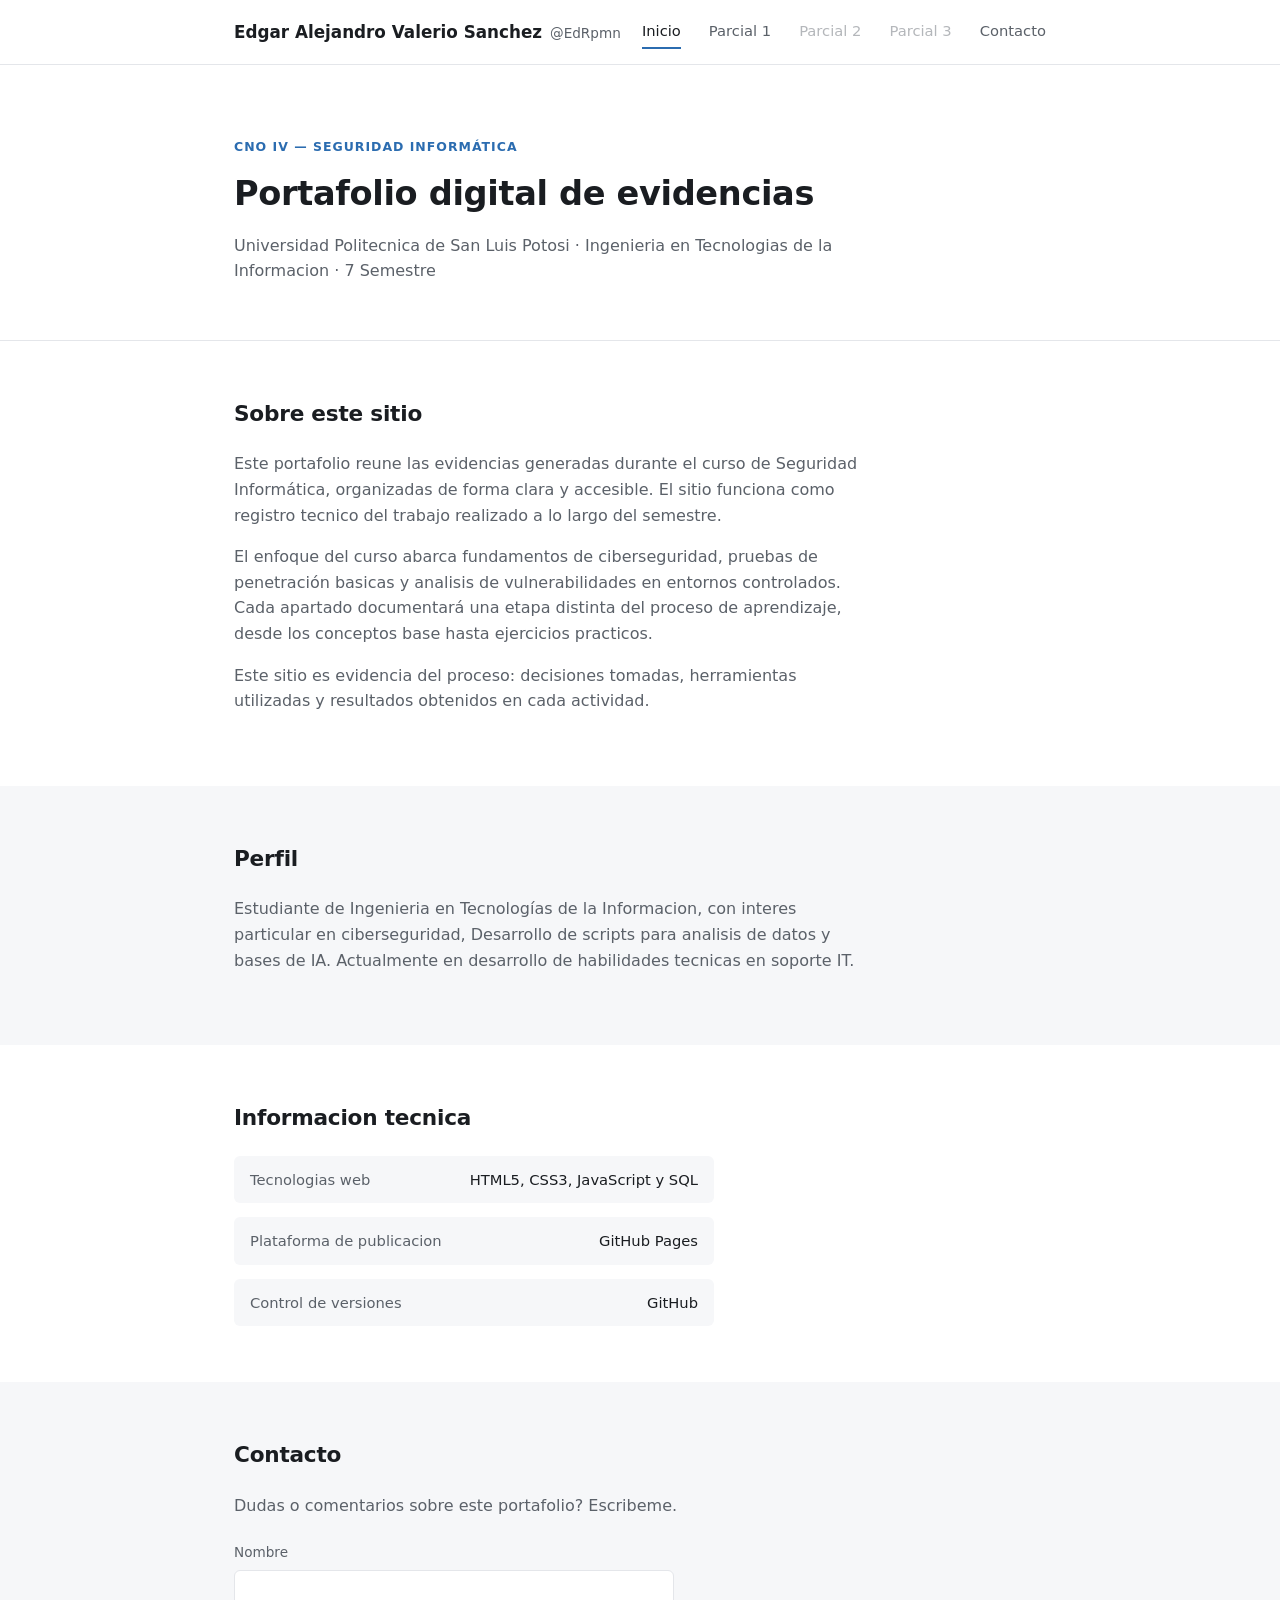
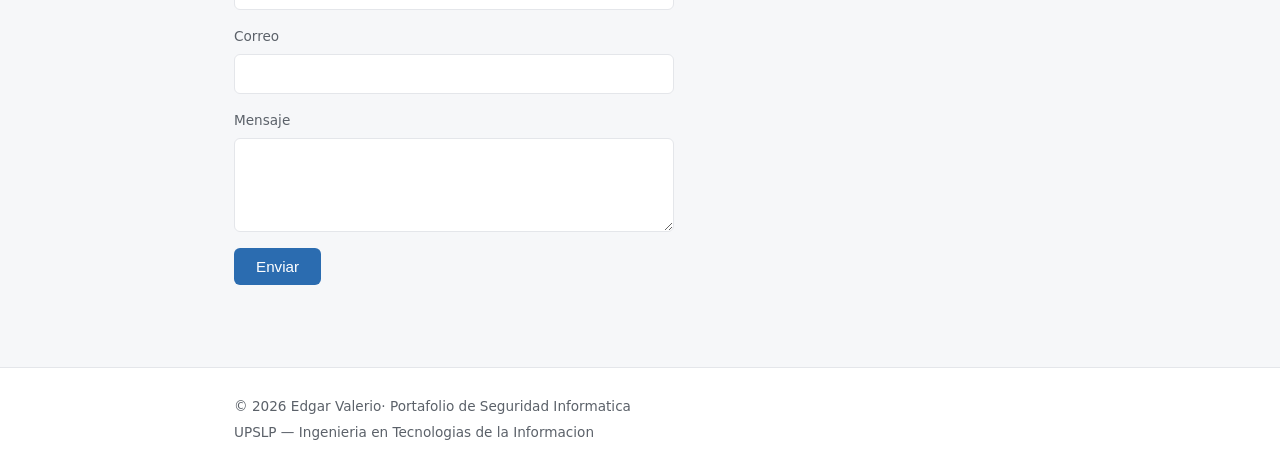
<file: index.html>
<!DOCTYPE html>
<html lang="es">
<head>
  <meta charset="UTF-8">
  <meta name="viewport" content="width=device-width, initial-scale=1.0">
  <title>Edgar — Portafolio | Seguridad Informática</title>
  <link rel="stylesheet" href="style.css">
</head>
<body>

  <header class="site-header">
    <div class="container header-inner">
      <div class="brand">
        <span class="brand-name">Edgar Alejandro Valerio Sanchez</span>
        <span class="brand-alias">@EdRpmn</span>
      </div>

      <button class="nav-toggle" id="navToggle" aria-label="Abrir menú" aria-expanded="false">
        <span></span><span></span><span></span>
      </button>

      <nav class="site-nav" id="siteNav">
        <a href="index.html" class="active">Inicio</a>
        <a href="parcial1/index.html">Parcial 1</a>
        <a href="#" class="disabled">Parcial 2</a>
        <a href="#" class="disabled">Parcial 3</a>
        <a href="#contacto">Contacto</a>
      </nav>
    </div>
  </header>

  <main>

    <section class="hero">
      <div class="container">
        <p class="eyebrow">CNO IV — Seguridad Informática</p>
        <h1>Portafolio digital de evidencias</h1>
        <p class="subtitle">Universidad Politecnica de San Luis Potosi · Ingenieria en Tecnologias de la Informacion · 7 Semestre</p>
      </div>
    </section>

    <section class="section" id="presentacion">
      <div class="container">
        <h2>Sobre este sitio</h2>
        <p>
          Este portafolio reune las evidencias generadas durante el curso de Seguridad Informática,
          organizadas de forma clara y accesible. El sitio funciona como
          registro tecnico del trabajo realizado a lo largo del semestre.
        </p>
        <p>
          El enfoque del curso abarca fundamentos de ciberseguridad, pruebas de penetración basicas
          y analisis de vulnerabilidades en entornos controlados. Cada apartado documentará una etapa
          distinta del proceso de aprendizaje, desde los conceptos base hasta ejercicios practicos.
        </p>
        <p>
          Este sitio es evidencia del proceso: decisiones tomadas,
          herramientas utilizadas y resultados obtenidos en cada actividad.
        </p>
      </div>
    </section>

    <section class="section alt" id="perfil">
      <div class="container">
        <h2>Perfil</h2>
        <p>
          Estudiante de Ingenieria en Tecnologías de la Informacion, con interes particular en
          ciberseguridad, Desarrollo de scripts para analisis de datos y bases de IA. Actualmente en
          desarrollo de habilidades tecnicas en soporte IT.
        </p>
      </div>
    </section>

    <section class="section" id="info-tecnica">
      <div class="container">
        <h2>Informacion tecnica</h2>
        <ul class="tech-list">
          <li>
            <span class="tech-label">Tecnologias web</span>
            <span>HTML5, CSS3, JavaScript y SQL</span>
          </li>
          <li>
            <span class="tech-label">Plataforma de publicacion</span>
            <span>GitHub Pages</span>
          </li>
          <li>
            <span class="tech-label">Control de versiones</span>
            <span>GitHub</span>
          </li>
        </ul>
      </div>
    </section>

    <section class="section alt" id="contacto">
      <div class="container">
        <h2>Contacto</h2>
        <p>Dudas o comentarios sobre este portafolio? Escribeme.</p>

        <form id="contactForm" class="contact-form" action="https://formspree.io/f/xgawbpdp" method="POST" novalidate>
          <div class="form-row">
            <label for="name">Nombre</label>
            <input type="text" id="name" name="name" required>
          </div>
          <div class="form-row">
            <label for="email">Correo</label>
            <input type="email" id="email" name="email" required>
          </div>
          <div class="form-row">
            <label for="message">Mensaje</label>
            <textarea id="message" name="message" rows="4" required></textarea>
          </div>
          <button type="submit">Enviar</button>
          <p class="form-status" id="formStatus" role="status"></p>
        </form>
      </div>
    </section>

  </main>

  <footer class="site-footer">
    <div class="container footer-inner">
      <p>&copy; <span id="year"></span> Edgar Valerio· Portafolio de Seguridad Informatica</p>
      <p class="footer-secondary">UPSLP — Ingenieria en Tecnologias de la Informacion</p>
    </div>
  </footer>

  <script src="script.js"></script>
</body>
</html>
</file>
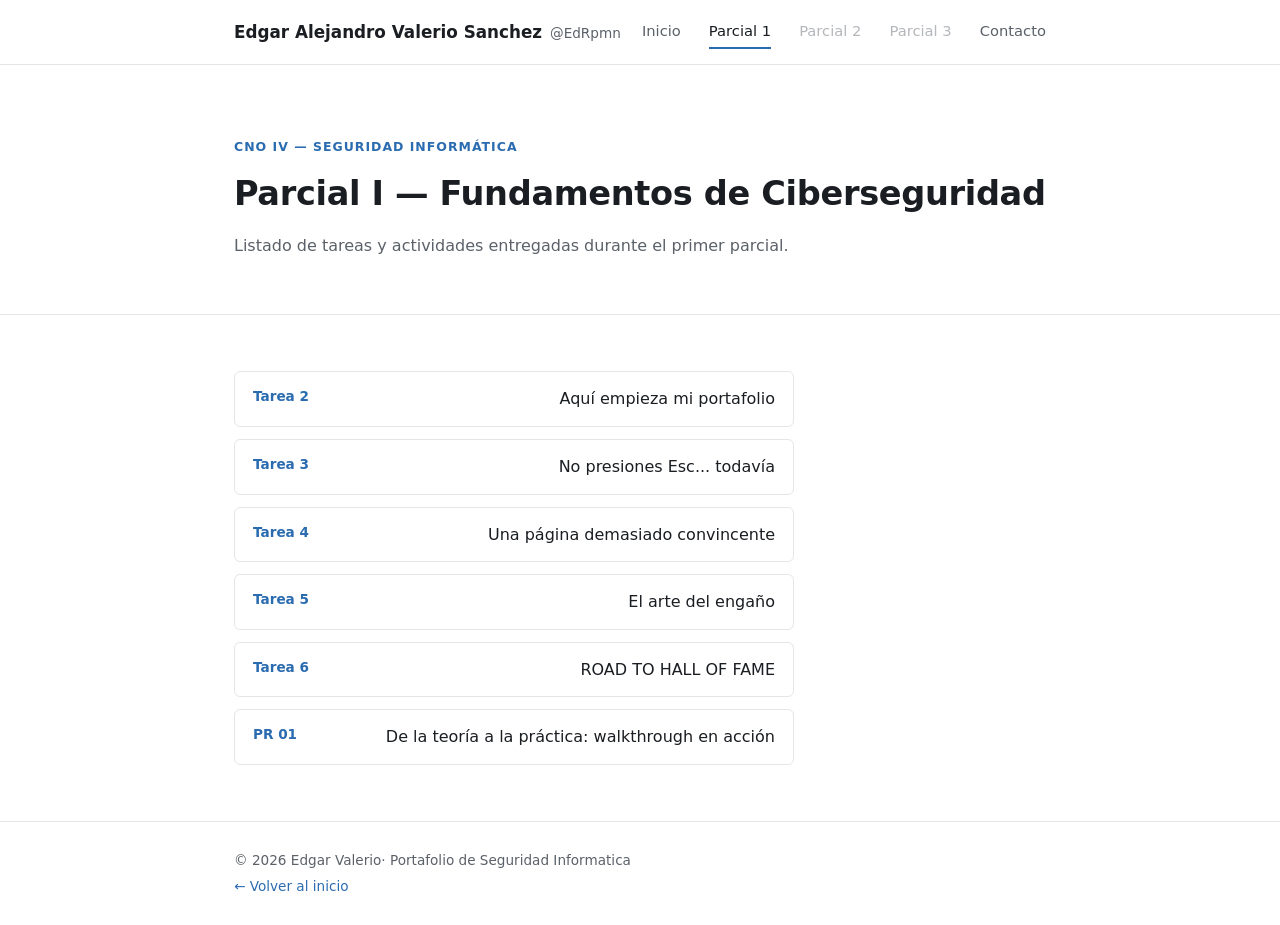
<file: parcial1/index.html>
<!DOCTYPE html>
<html lang="es">
<head>
  <meta charset="UTF-8">
  <meta name="viewport" content="width=device-width, initial-scale=1.0">
  <title>Parcial 1 — Portafolio Edgar</title>
  <link rel="stylesheet" href="../style.css">
</head>
<body>

  <header class="site-header">
    <div class="container header-inner">
      <div class="brand">
        <span class="brand-name">Edgar Alejandro Valerio Sanchez</span>
        <span class="brand-alias">@EdRpmn</span>
      </div>

      <button class="nav-toggle" id="navToggle" aria-label="Abrir menú" aria-expanded="false">
        <span></span><span></span><span></span>
      </button>

      <nav class="site-nav" id="siteNav">
        <a href="../index.html">Inicio</a>
        <a href="index.html" class="active">Parcial 1</a>
        <a href="#" class="disabled">Parcial 2</a>
        <a href="#" class="disabled">Parcial 3</a>
        <a href="../index.html#contacto">Contacto</a>
      </nav>
    </div>
  </header>

  <main>

    <section class="hero">
      <div class="container">
        <p class="eyebrow">CNO IV — Seguridad Informática</p>
        <h1>Parcial I — Fundamentos de Ciberseguridad</h1>
        <p class="subtitle">Listado de tareas y actividades entregadas durante el primer parcial.</p>
      </div>
    </section>

    <section class="section" id="tareas">
      <div class="container">
        <ul class="task-list">
          <li class="task-item">
            <a href="../index.html">
              <span class="task-num">Tarea 2</span>
              <span class="task-title">Aquí empieza mi portafolio</span>
            </a>
          </li>
          <li class="task-item">
            <a href="tarea3.html">
              <span class="task-num">Tarea 3</span>
              <span class="task-title">No presiones Esc... todavía</span>
            </a>
          </li>
          <li class="task-item">
            <a href="tarea4.html">
              <span class="task-num">Tarea 4</span>
              <span class="task-title">Una página demasiado convincente</span>
            </a>
          </li>
          <li class="task-item">
            <a href="tarea5.html">
              <span class="task-num">Tarea 5</span>
              <span class="task-title">El arte del engaño</span>
            </a>
          </li>
          <li class="task-item">
            <a href="tarea6.html">
              <span class="task-num">Tarea 6</span>
              <span class="task-title">ROAD TO HALL OF FAME</span>
            </a>
          </li>
          <li class="task-item">
            <a href="pr01.html">
              <span class="task-num">PR 01</span>
              <span class="task-title">De la teoría a la práctica: walkthrough en acción</span>
            </a>
          </li>
          
        </ul>
      </div>
    </section>

  </main>

  <footer class="site-footer">
    <div class="container footer-inner">
      <p>&copy; <span id="year"></span> Edgar Valerio· Portafolio de Seguridad Informatica</p>
      <p class="footer-secondary"><a href="../index.html">&larr; Volver al inicio</a></p>
    </div>
  </footer>

  <script src="../script.js"></script>
</body>
</html>
</file>
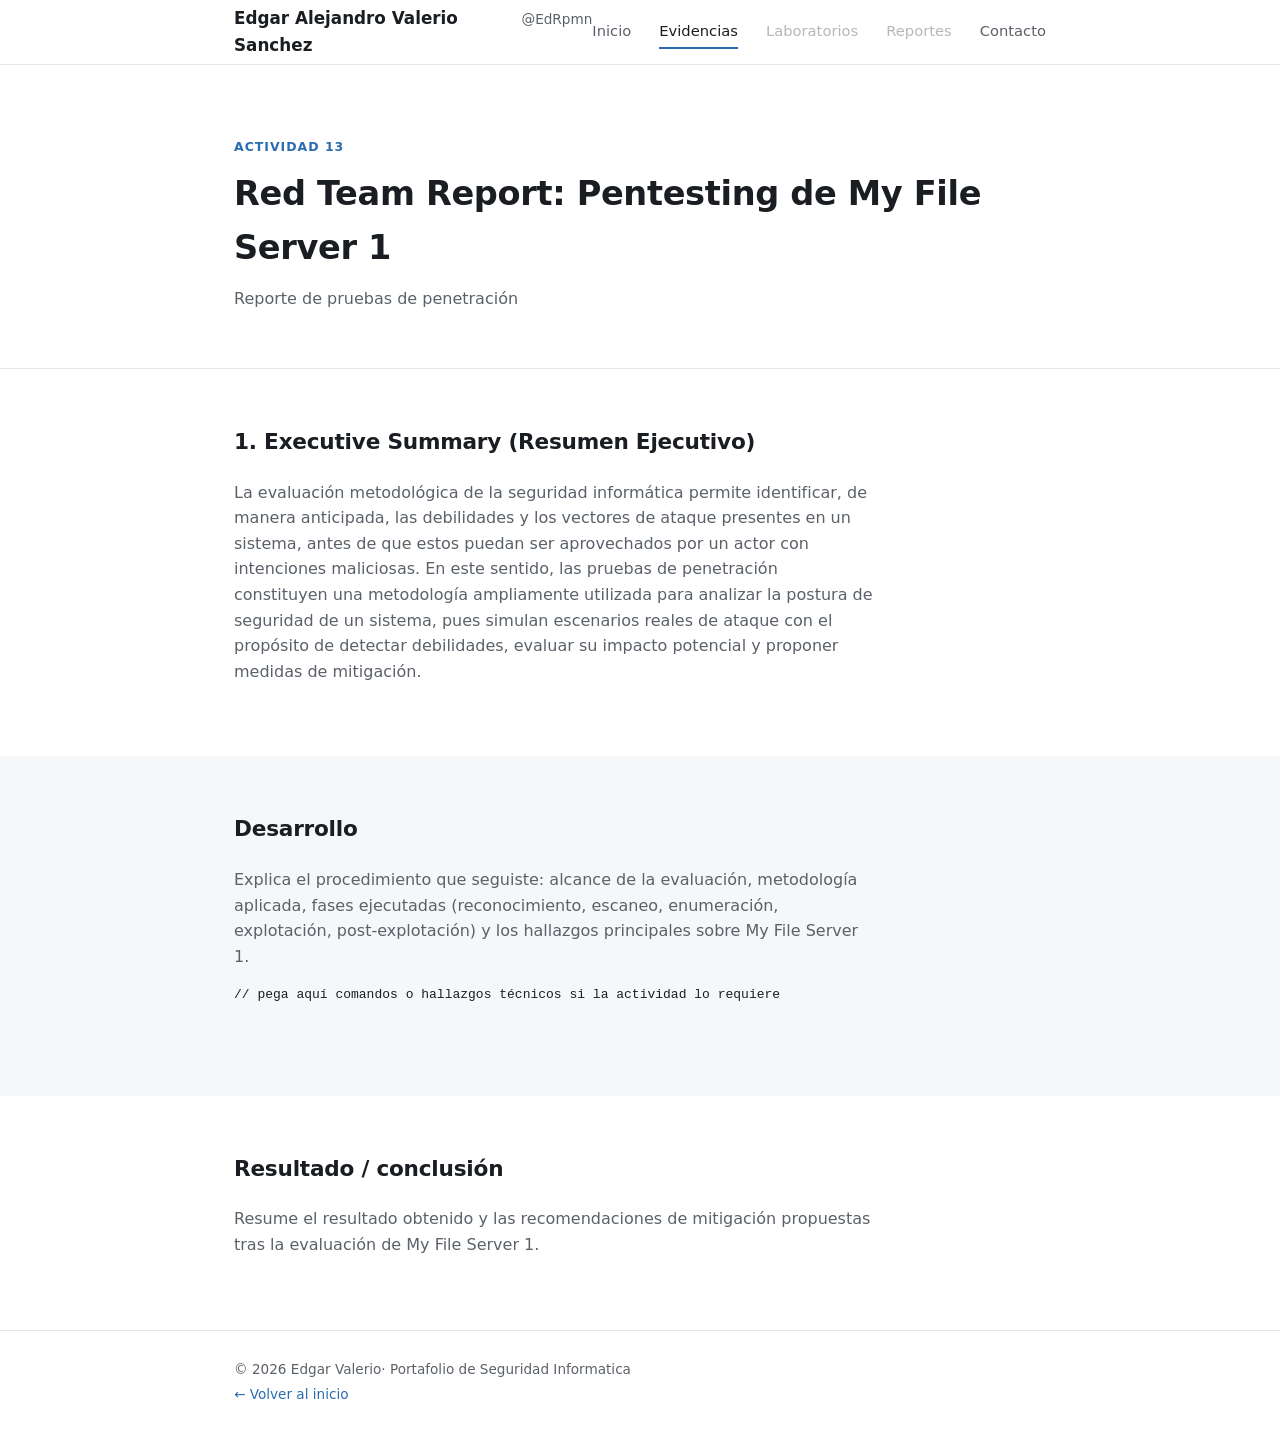
<file: tarea13.html>
<!DOCTYPE html>
<html lang="es">
<head>
  <meta charset="UTF-8">
  <meta name="viewport" content="width=device-width, initial-scale=1.0">
  <!-- 1. Cambia el título de la pestaña -->
  <title>Tarea 13 — Red Team Report: My File Server 1 | Portafolio</title>
  <link rel="stylesheet" href="../style.css">
</head>
<body>

  <header class="site-header">
    <div class="container header-inner">
      <div class="brand">
        <span class="brand-name">Edgar Alejandro Valerio Sanchez</span>
        <span class="brand-alias">@EdRpmn</span>
      </div>

      <button class="nav-toggle" id="navToggle" aria-label="Abrir menú" aria-expanded="false">
        <span></span><span></span><span></span>
      </button>

      <nav class="site-nav" id="siteNav">
        <a href="../index.html">Inicio</a>
        <!-- 2. Ajusta este link a la sección/parcial donde coloques la tarea -->
        <a href="index.html" class="active">Evidencias</a>
        <a href="#" class="disabled">Laboratorios</a>
        <a href="#" class="disabled">Reportes</a>
        <a href="../index.html#contacto">Contacto</a>
      </nav>
    </div>
  </header>

  <main>

    <section class="hero">
      <div class="container">
        <!-- 3. Ajusta el parcial y el número de actividad -->
        <p class="eyebrow">Actividad 13</p>
        <h1>Red Team Report: Pentesting de My File Server 1</h1>
        <p class="subtitle">Reporte de pruebas de penetración</p>
      </div>
    </section>

    <section class="section">
      <div class="container">
        <h2>1. Executive Summary (Resumen Ejecutivo)</h2>
        <!-- 4. Pega aquí el objetivo de la actividad, tal como lo pide el rubro -->
        <p>
          La evaluación metodológica de la seguridad informática permite identificar, de
          manera anticipada, las debilidades y los vectores de ataque presentes en un
          sistema, antes de que estos puedan ser aprovechados por un actor con intenciones
          maliciosas. En este sentido, las pruebas de penetración constituyen una
          metodología ampliamente utilizada para analizar la postura de seguridad de un
          sistema, pues simulan escenarios reales de ataque con el propósito de detectar
          debilidades, evaluar su impacto potencial y proponer medidas de mitigación.
        </p>
      </div>
    </section>

    <section class="section alt">
      <div class="container">
        <h2>Desarrollo</h2>
        <!-- 5. Aquí va el contenido principal: explicación, pasos seguidos, código, etc. -->
        <p>
          Explica el procedimiento que seguiste: alcance de la evaluación, metodología
          aplicada, fases ejecutadas (reconocimiento, escaneo, enumeración, explotación,
          post-explotación) y los hallazgos principales sobre My File Server 1.
        </p>

        <!-- Bloque opcional de código: bórralo si no aplica -->
        <pre><code>// pega aquí comandos o hallazgos técnicos si la actividad lo requiere
        </code></pre>

        <!-- Bloque opcional de imagen/evidencia visual: bórralo si no aplica -->
        <!-- <img src="../assets/tarea13-evidencia.png" alt="Descripción de la evidencia" class="evidence-img"> -->
      </div>
    </section>

    <section class="section">
      <div class="container">
        <h2>Resultado / conclusión</h2>
        <!-- 6. Cierra con el resultado obtenido o lo aprendido -->
        <p>
          Resume el resultado obtenido y las recomendaciones de mitigación propuestas tras
          la evaluación de My File Server 1.
        </p>
      </div>
    </section>

  </main>

  <footer class="site-footer">
    <div class="container footer-inner">
      <p>&copy; <span id="year"></span> Edgar Valerio· Portafolio de Seguridad Informatica</p>
      <p class="footer-secondary"><a href="../index.html">&larr; Volver al inicio</a></p>
    </div>
  </footer>

  <script src="../script.js"></script>
</body>
</html>
</file>
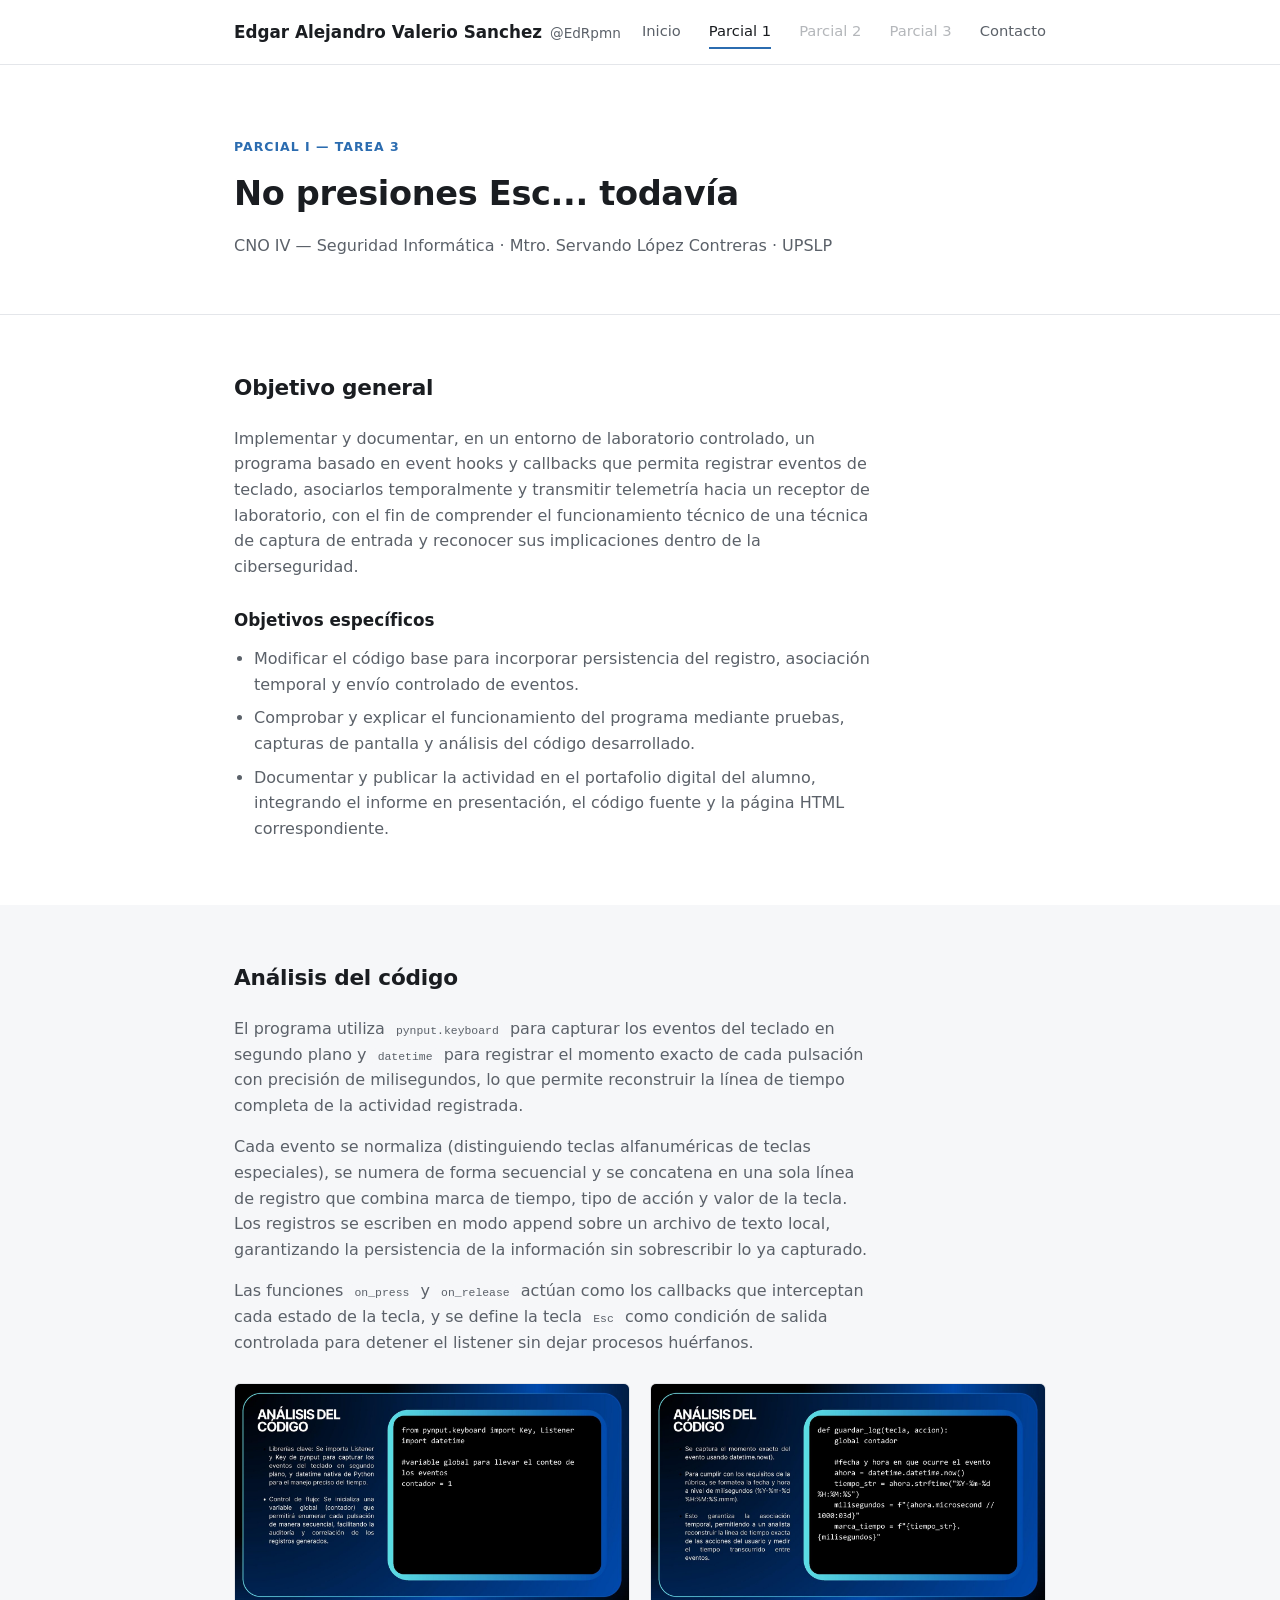
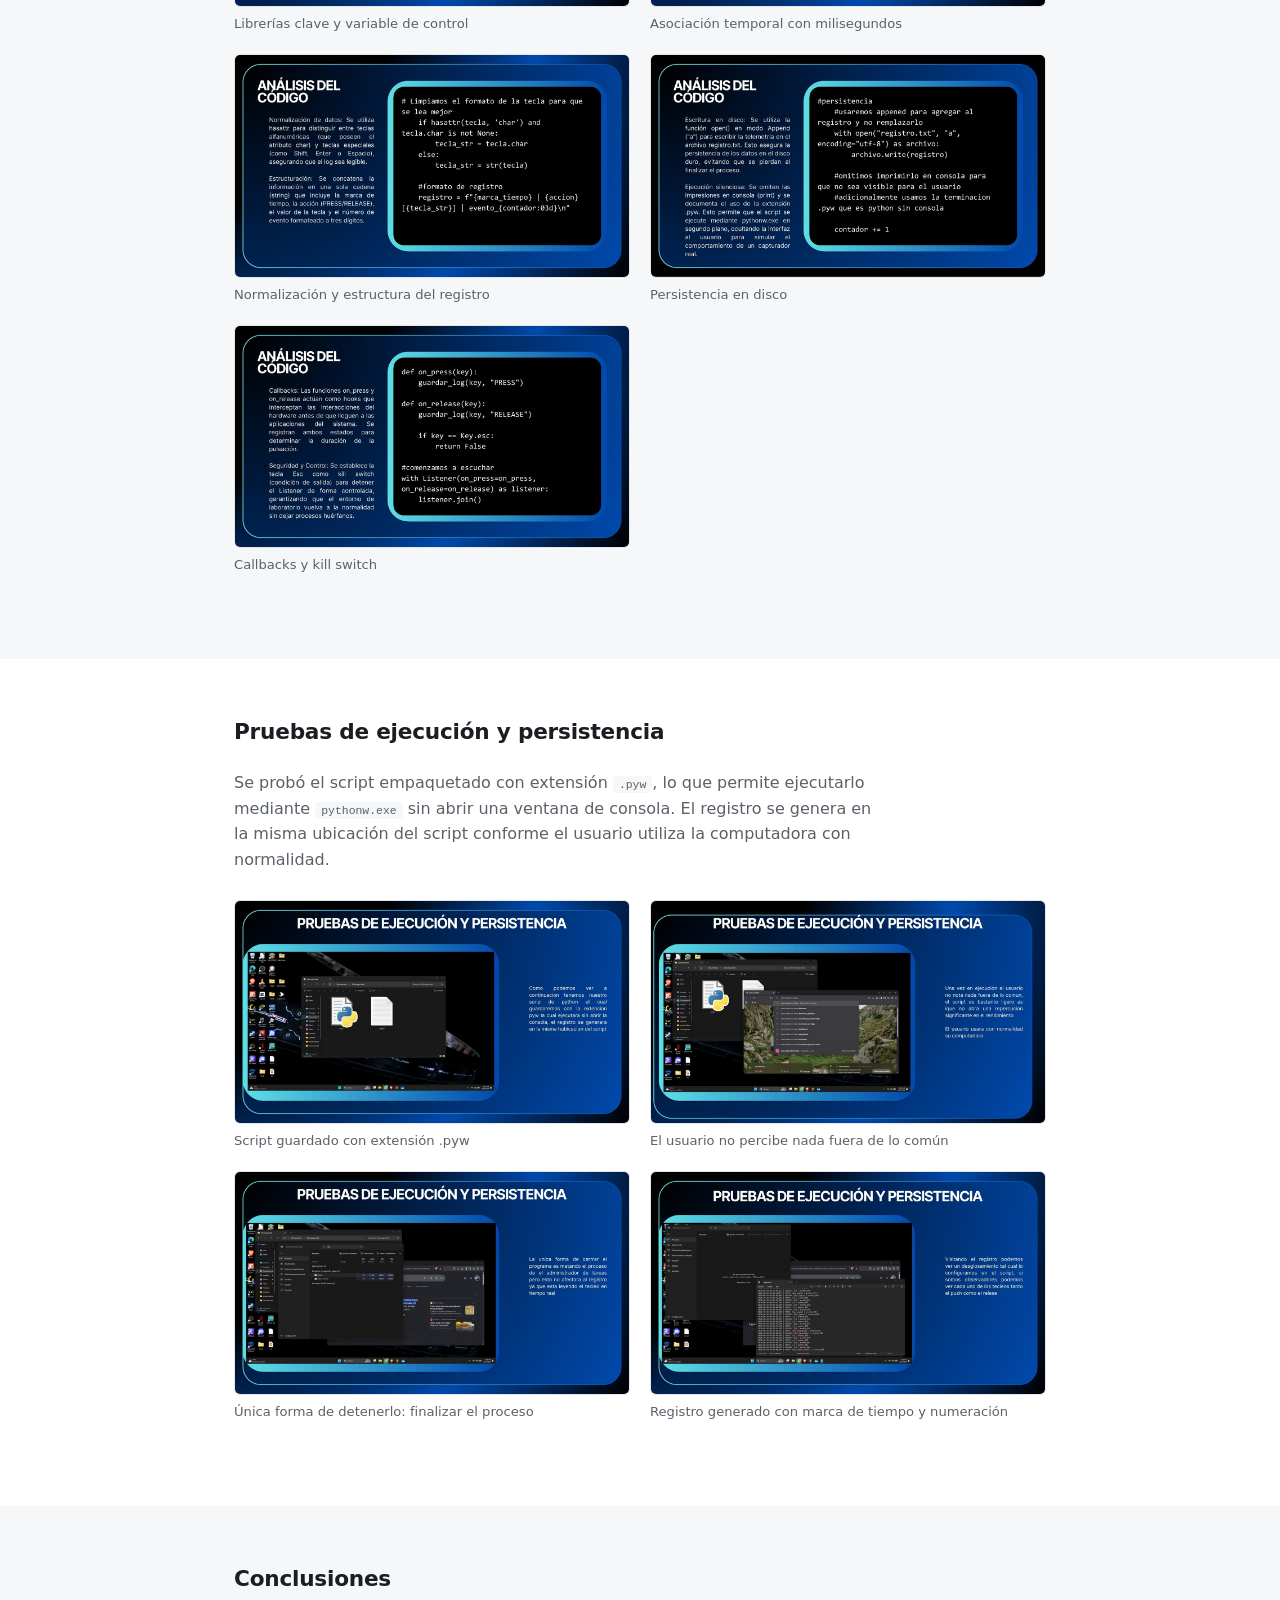
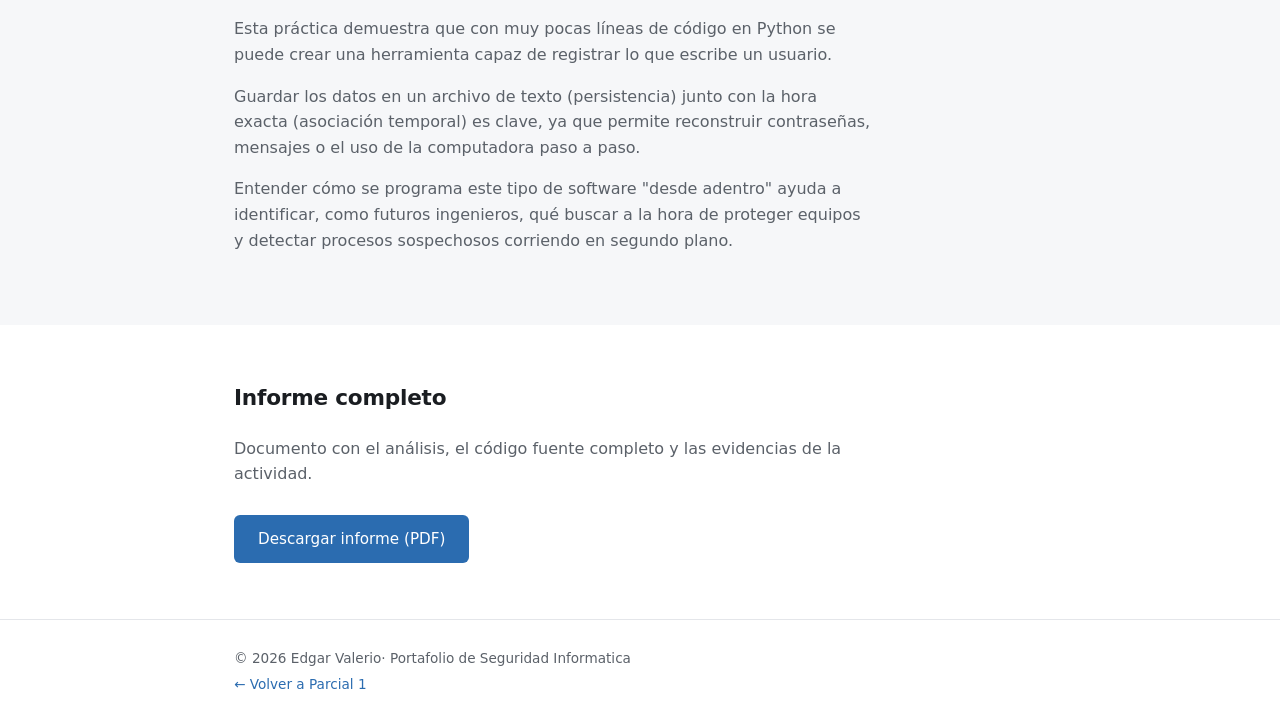
<file: parcial1/tarea3.html>
<!DOCTYPE html>
<html lang="es">
<head>
  <meta charset="UTF-8">
  <meta name="viewport" content="width=device-width, initial-scale=1.0">
  <title>Tarea 3 — No presiones Esc... todavía | Portafolio</title>
  <link rel="stylesheet" href="../style.css">
</head>
<body>

  <header class="site-header">
    <div class="container header-inner">
      <div class="brand">
        <span class="brand-name">Edgar Alejandro Valerio Sanchez</span>
        <span class="brand-alias">@EdRpmn</span>
      </div>

      <button class="nav-toggle" id="navToggle" aria-label="Abrir menú" aria-expanded="false">
        <span></span><span></span><span></span>
      </button>

      <nav class="site-nav" id="siteNav">
        <a href="../index.html">Inicio</a>
        <a href="index.html" class="active">Parcial 1</a>
        <a href="#" class="disabled">Parcial 2</a>
        <a href="#" class="disabled">Parcial 3</a>
        <a href="../index.html#contacto">Contacto</a>
      </nav>
    </div>
  </header>

  <main>

    <section class="hero">
      <div class="container">
        <p class="eyebrow">Parcial I — Tarea 3</p>
        <h1>No presiones Esc... todavía</h1>
        <p class="subtitle">CNO IV — Seguridad Informática · Mtro. Servando López Contreras · UPSLP</p>
      </div>
    </section>

    <section class="section" id="objetivo">
      <div class="container">
        <h2>Objetivo general</h2>
        <p>
          Implementar y documentar, en un entorno de laboratorio controlado, un programa
          basado en event hooks y callbacks que permita registrar eventos de teclado,
          asociarlos temporalmente y transmitir telemetría hacia un receptor de laboratorio,
          con el fin de comprender el funcionamiento técnico de una técnica de captura de
          entrada y reconocer sus implicaciones dentro de la ciberseguridad.
        </p>

        <h3>Objetivos específicos</h3>
        <ul class="plain-list">
          <li>Modificar el código base para incorporar persistencia del registro, asociación temporal y envío controlado de eventos.</li>
          <li>Comprobar y explicar el funcionamiento del programa mediante pruebas, capturas de pantalla y análisis del código desarrollado.</li>
          <li>Documentar y publicar la actividad en el portafolio digital del alumno, integrando el informe en presentación, el código fuente y la página HTML correspondiente.</li>
        </ul>
      </div>
    </section>

    <section class="section alt" id="analisis">
      <div class="container">
        <h2>Análisis del código</h2>
        <p>
          El programa utiliza <code>pynput.keyboard</code> para capturar los eventos del
          teclado en segundo plano y <code>datetime</code> para registrar el momento exacto
          de cada pulsación con precisión de milisegundos, lo que permite reconstruir la
          línea de tiempo completa de la actividad registrada.
        </p>
        <p>
          Cada evento se normaliza (distinguiendo teclas alfanuméricas de teclas especiales),
          se numera de forma secuencial y se concatena en una sola línea de registro que
          combina marca de tiempo, tipo de acción y valor de la tecla. Los registros se
          escriben en modo append sobre un archivo de texto local, garantizando la
          persistencia de la información sin sobrescribir lo ya capturado.
        </p>
        <p>
          Las funciones <code>on_press</code> y <code>on_release</code> actúan como los
          callbacks que interceptan cada estado de la tecla, y se define la tecla
          <code>Esc</code> como condición de salida controlada para detener el listener sin
          dejar procesos huérfanos.
        </p>

        <div class="evidence-grid">
          <figure class="evidence-item">
            <img src="assets/tarea3/slide-03.jpg" alt="Librerías y variable de conteo" class="evidence-img">
            <figcaption>Librerías clave y variable de control</figcaption>
          </figure>
          <figure class="evidence-item">
            <img src="assets/tarea3/slide-04.jpg" alt="Función de marca de tiempo" class="evidence-img">
            <figcaption>Asociación temporal con milisegundos</figcaption>
          </figure>
          <figure class="evidence-item">
            <img src="assets/tarea3/slide-05.jpg" alt="Normalización de teclas" class="evidence-img">
            <figcaption>Normalización y estructura del registro</figcaption>
          </figure>
          <figure class="evidence-item">
            <img src="assets/tarea3/slide-06.jpg" alt="Persistencia del registro" class="evidence-img">
            <figcaption>Persistencia en disco</figcaption>
          </figure>
          <figure class="evidence-item">
            <img src="assets/tarea3/slide-07.jpg" alt="Callbacks on_press y on_release" class="evidence-img">
            <figcaption>Callbacks y kill switch</figcaption>
          </figure>
        </div>
      </div>
    </section>

    <section class="section" id="pruebas">
      <div class="container">
        <h2>Pruebas de ejecución y persistencia</h2>
        <p>
          Se probó el script empaquetado con extensión <code>.pyw</code>, lo que permite
          ejecutarlo mediante <code>pythonw.exe</code> sin abrir una ventana de consola. El
          registro se genera en la misma ubicación del script conforme el usuario utiliza
          la computadora con normalidad.
        </p>

        <div class="evidence-grid">
          <figure class="evidence-item">
            <img src="assets/tarea3/slide-08.jpg" alt="Script guardado como archivo pyw" class="evidence-img">
            <figcaption>Script guardado con extensión .pyw</figcaption>
          </figure>
          <figure class="evidence-item">
            <img src="assets/tarea3/slide-09.jpg" alt="Uso normal de la computadora durante la ejecución" class="evidence-img">
            <figcaption>El usuario no percibe nada fuera de lo común</figcaption>
          </figure>
          <figure class="evidence-item">
            <img src="assets/tarea3/slide-10.jpg" alt="Administrador de tareas mostrando el proceso" class="evidence-img">
            <figcaption>Única forma de detenerlo: finalizar el proceso</figcaption>
          </figure>
          <figure class="evidence-item">
            <img src="assets/tarea3/slide-11.jpg" alt="Contenido del archivo registro.txt" class="evidence-img">
            <figcaption>Registro generado con marca de tiempo y numeración</figcaption>
          </figure>
        </div>
      </div>
    </section>

    <section class="section alt" id="conclusiones">
      <div class="container">
        <h2>Conclusiones</h2>
        <p>
          Esta práctica demuestra que con muy pocas líneas de código en Python se puede
          crear una herramienta capaz de registrar lo que escribe un usuario.
        </p>
        <p>
          Guardar los datos en un archivo de texto (persistencia) junto con la hora exacta
          (asociación temporal) es clave, ya que permite reconstruir contraseñas, mensajes
          o el uso de la computadora paso a paso.
        </p>
        <p>
          Entender cómo se programa este tipo de software "desde adentro" ayuda a
          identificar, como futuros ingenieros, qué buscar a la hora de proteger equipos y
          detectar procesos sospechosos corriendo en segundo plano.
        </p>
      </div>
    </section>

    <section class="section" id="descarga">
      <div class="container">
        <h2>Informe completo</h2>
        <p>Documento con el análisis, el código fuente completo y las evidencias de la actividad.</p>
        <a href="assets/tarea3/Documentacion_keylogger.pdf" class="download-btn" download>
          Descargar informe (PDF)
        </a>
      </div>
    </section>

  </main>

  <footer class="site-footer">
    <div class="container footer-inner">
      <p>&copy; <span id="year"></span> Edgar Valerio· Portafolio de Seguridad Informatica</p>
      <p class="footer-secondary"><a href="index.html">&larr; Volver a Parcial 1</a></p>
    </div>
  </footer>

  <script src="../script.js"></script>
</body>
</html>
</file>
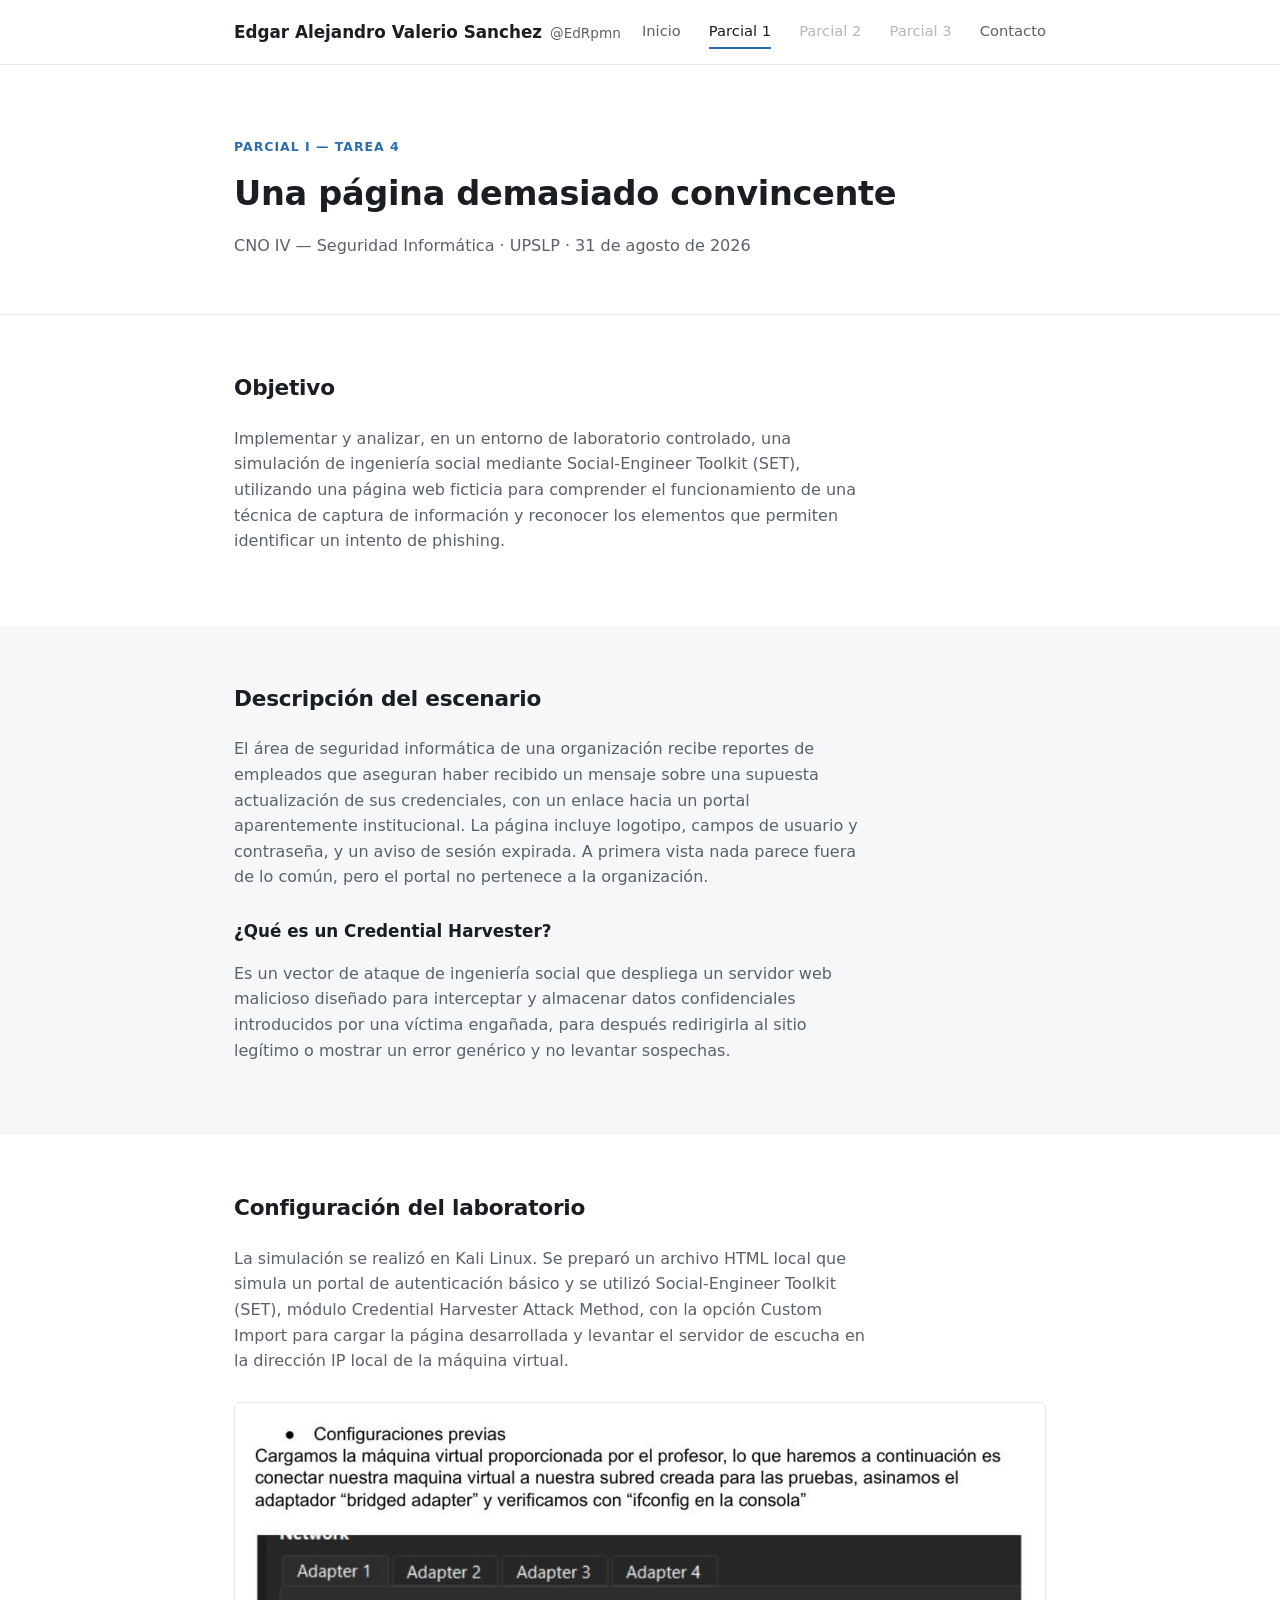
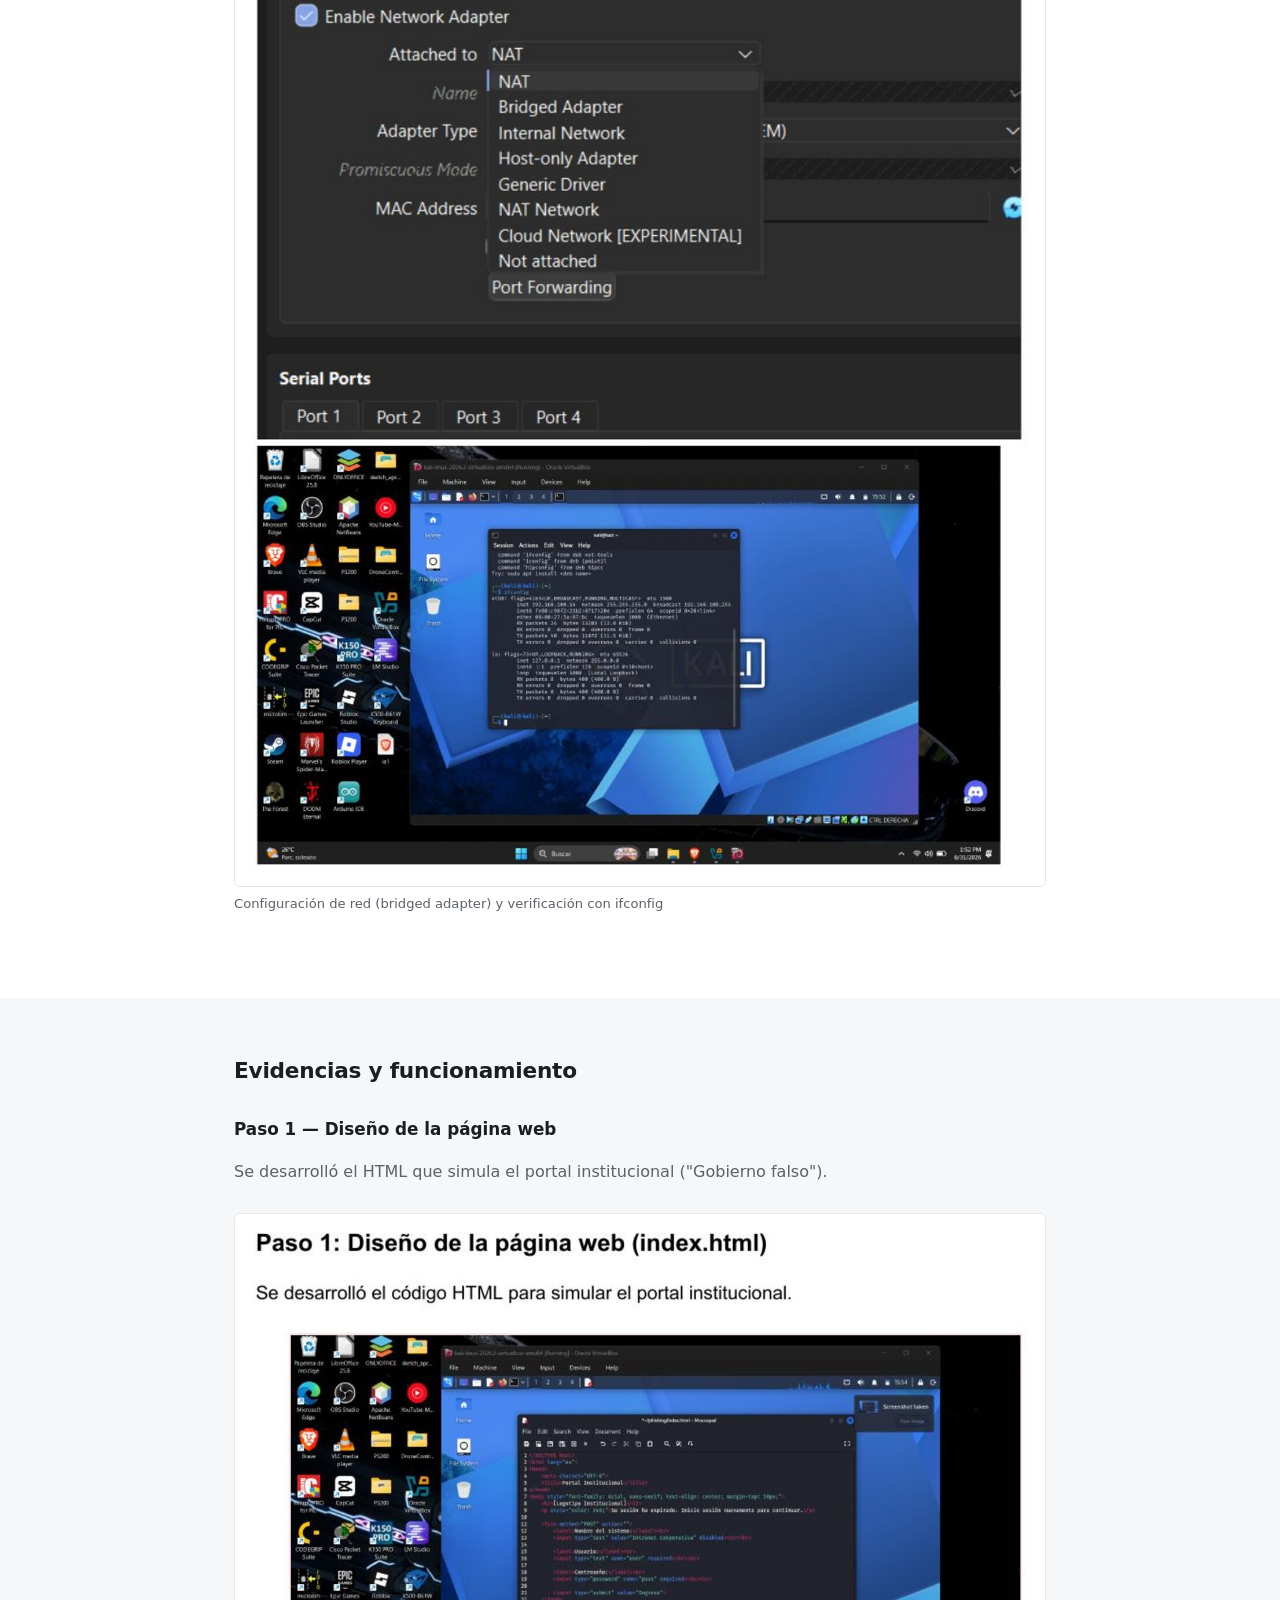
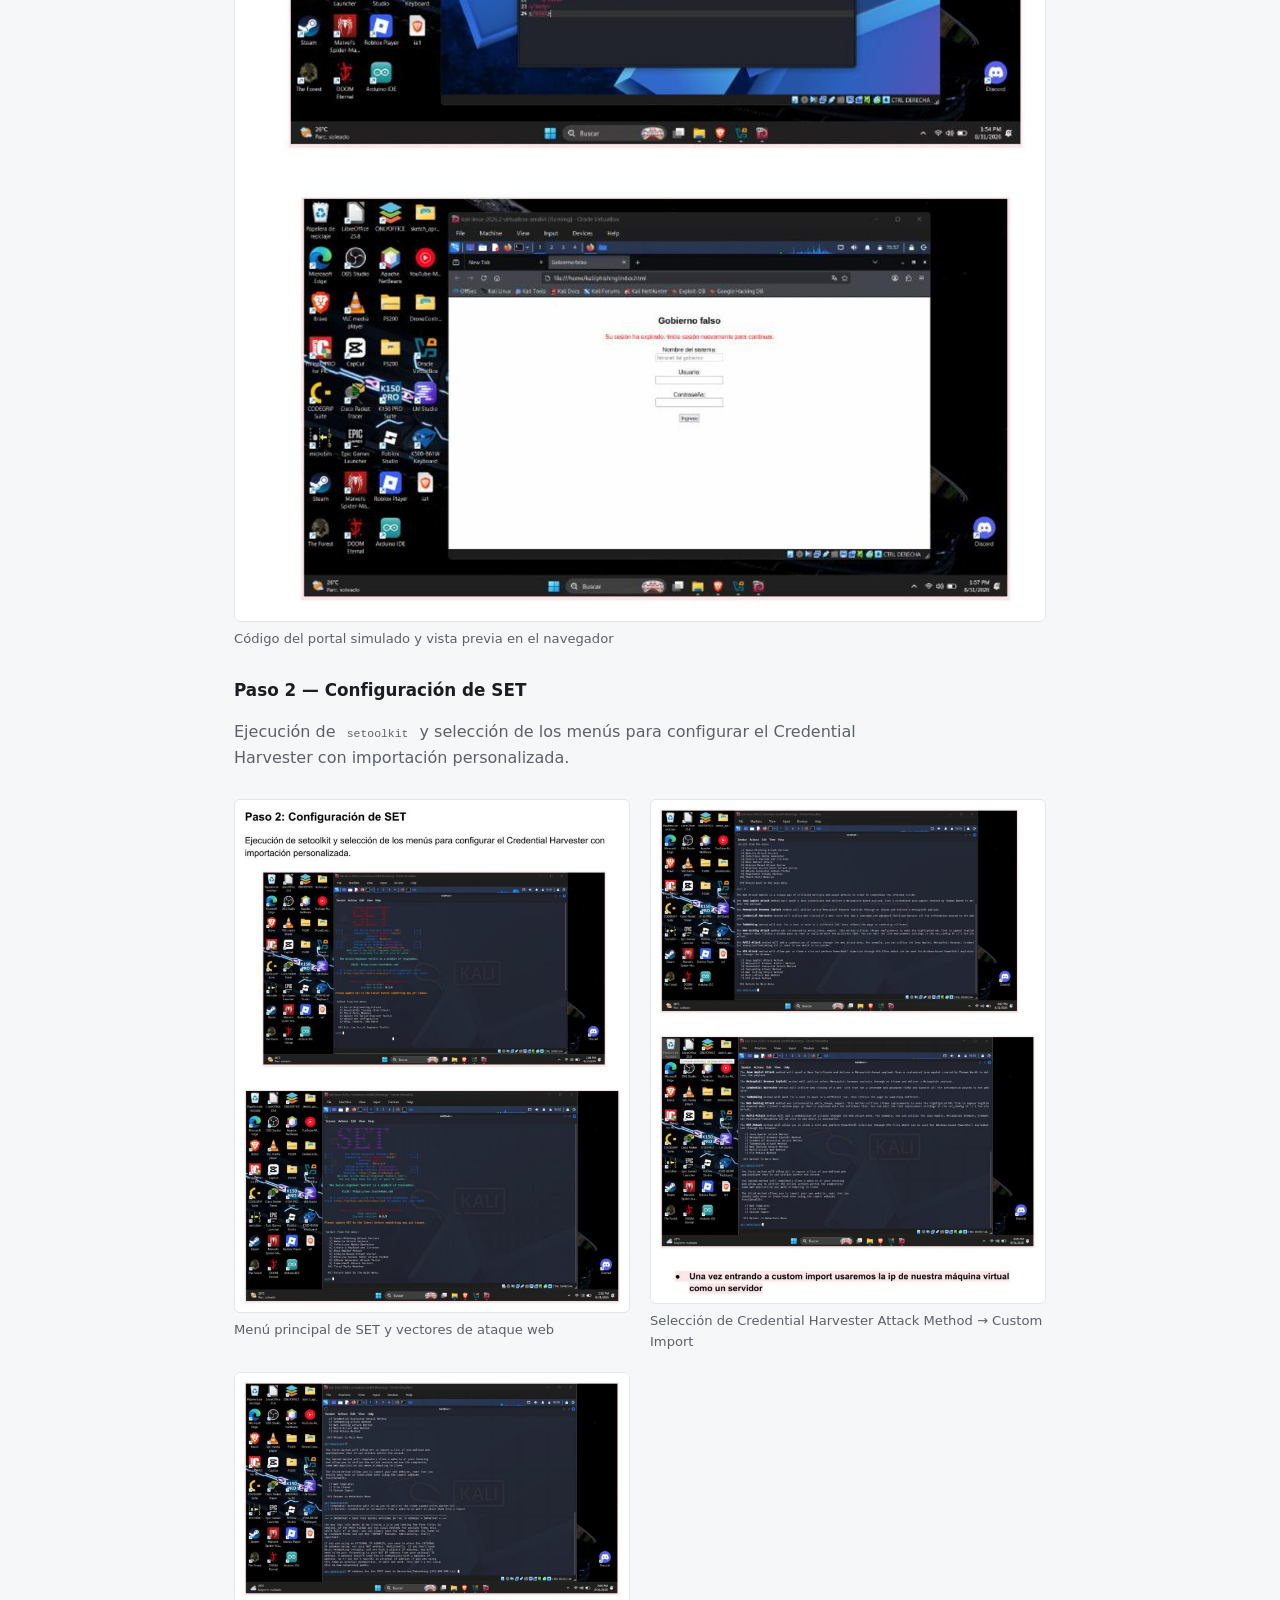
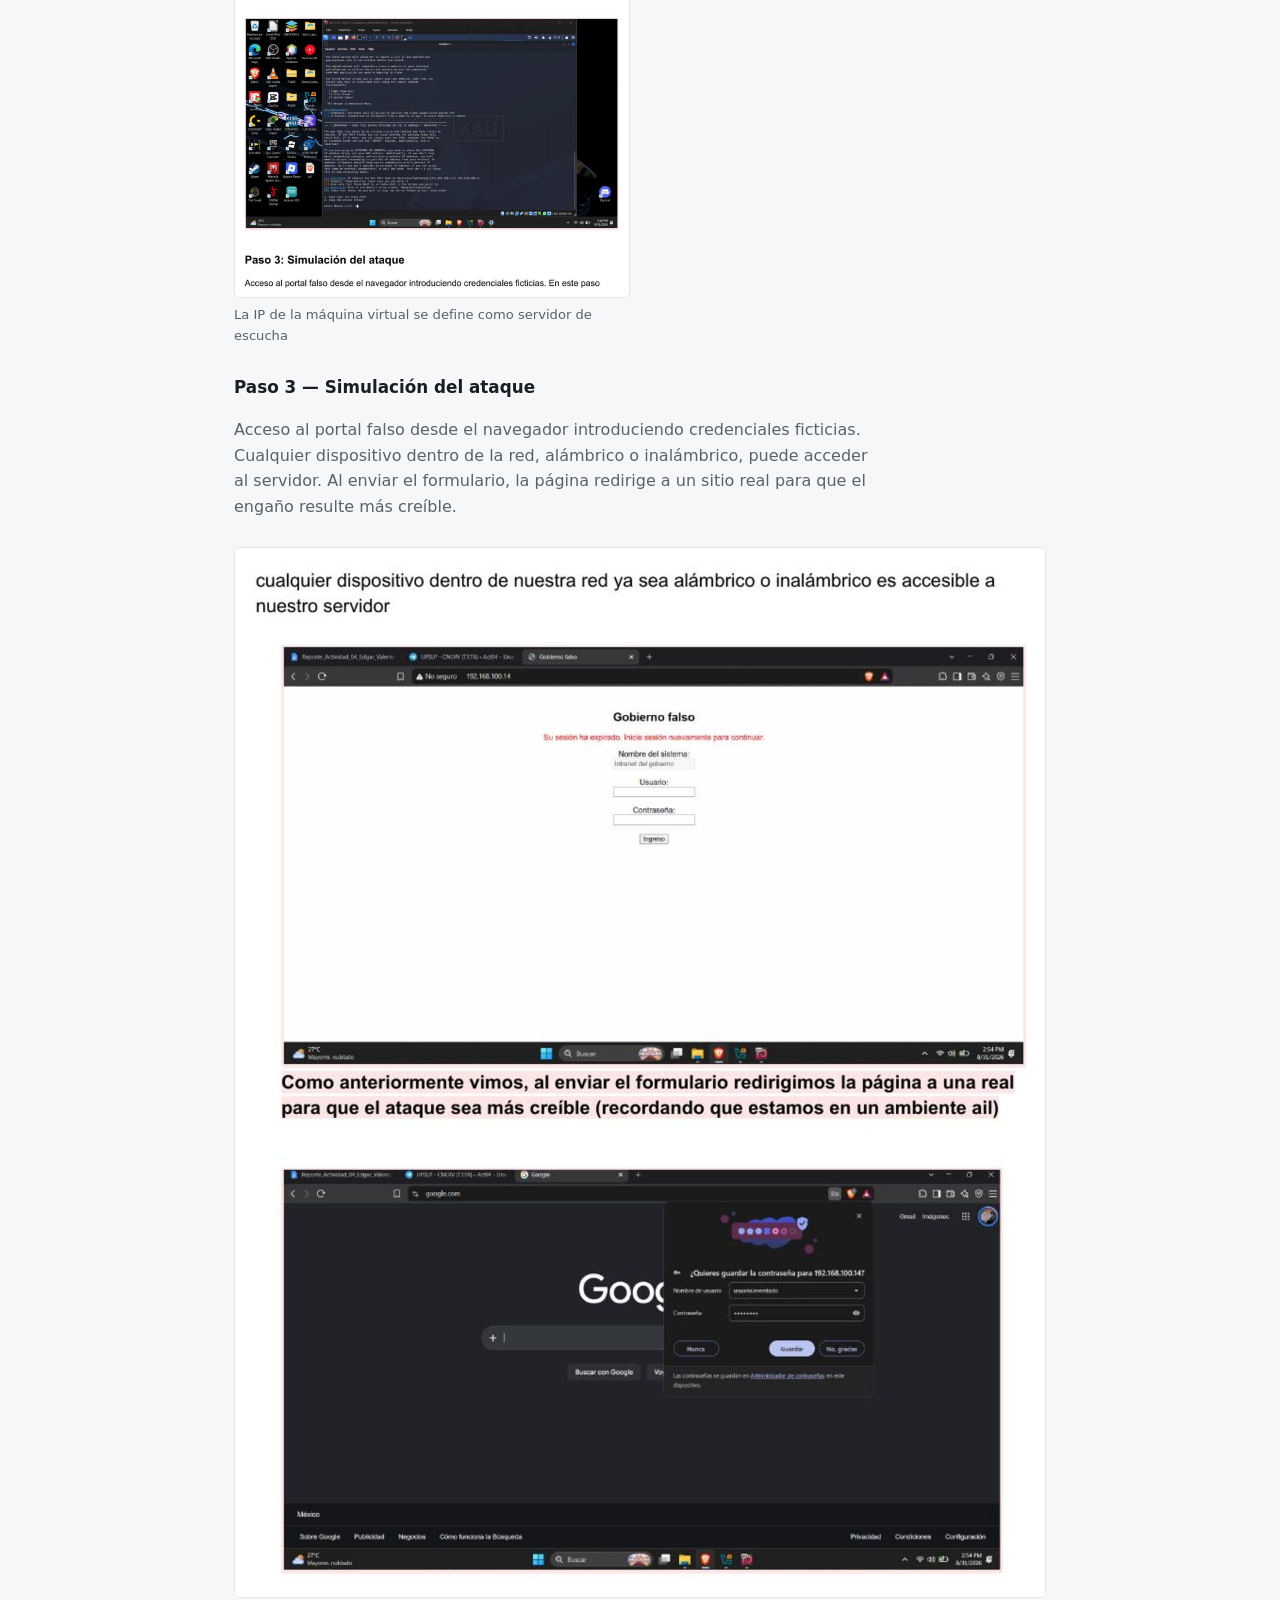
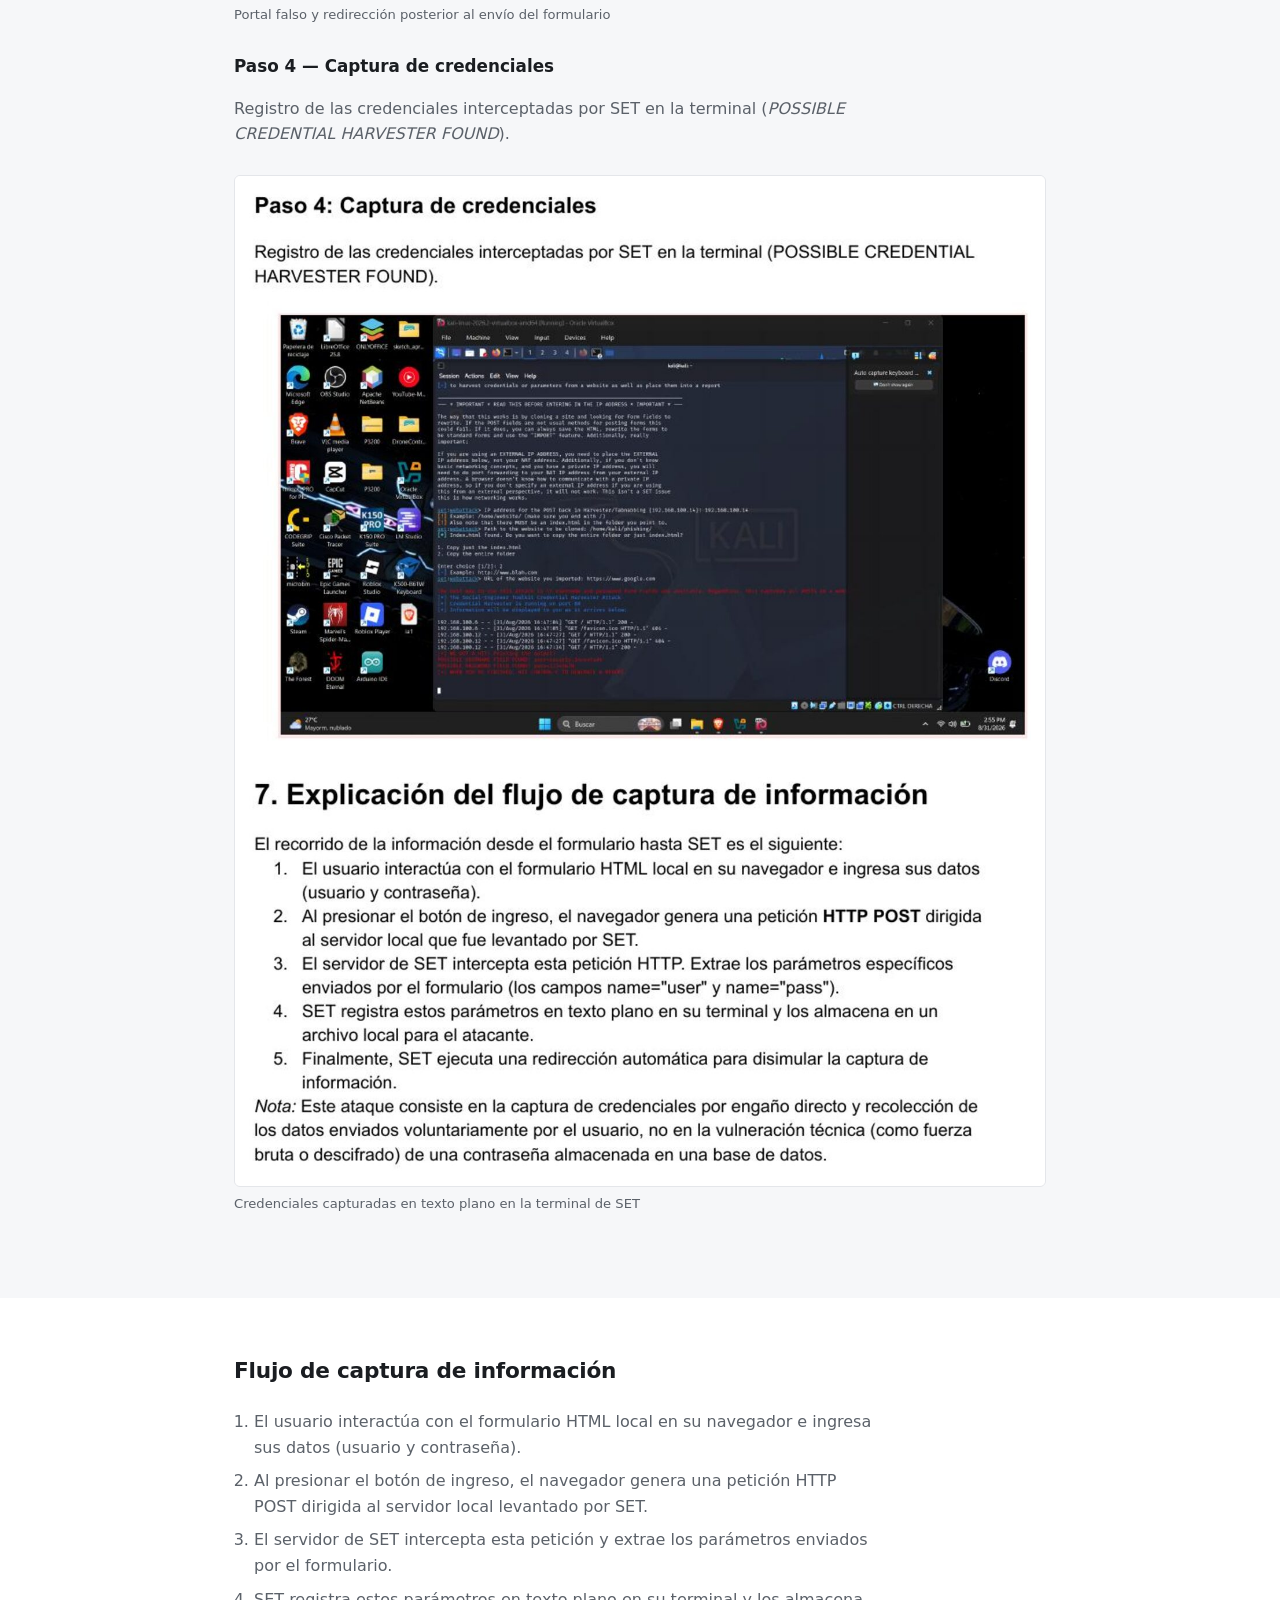
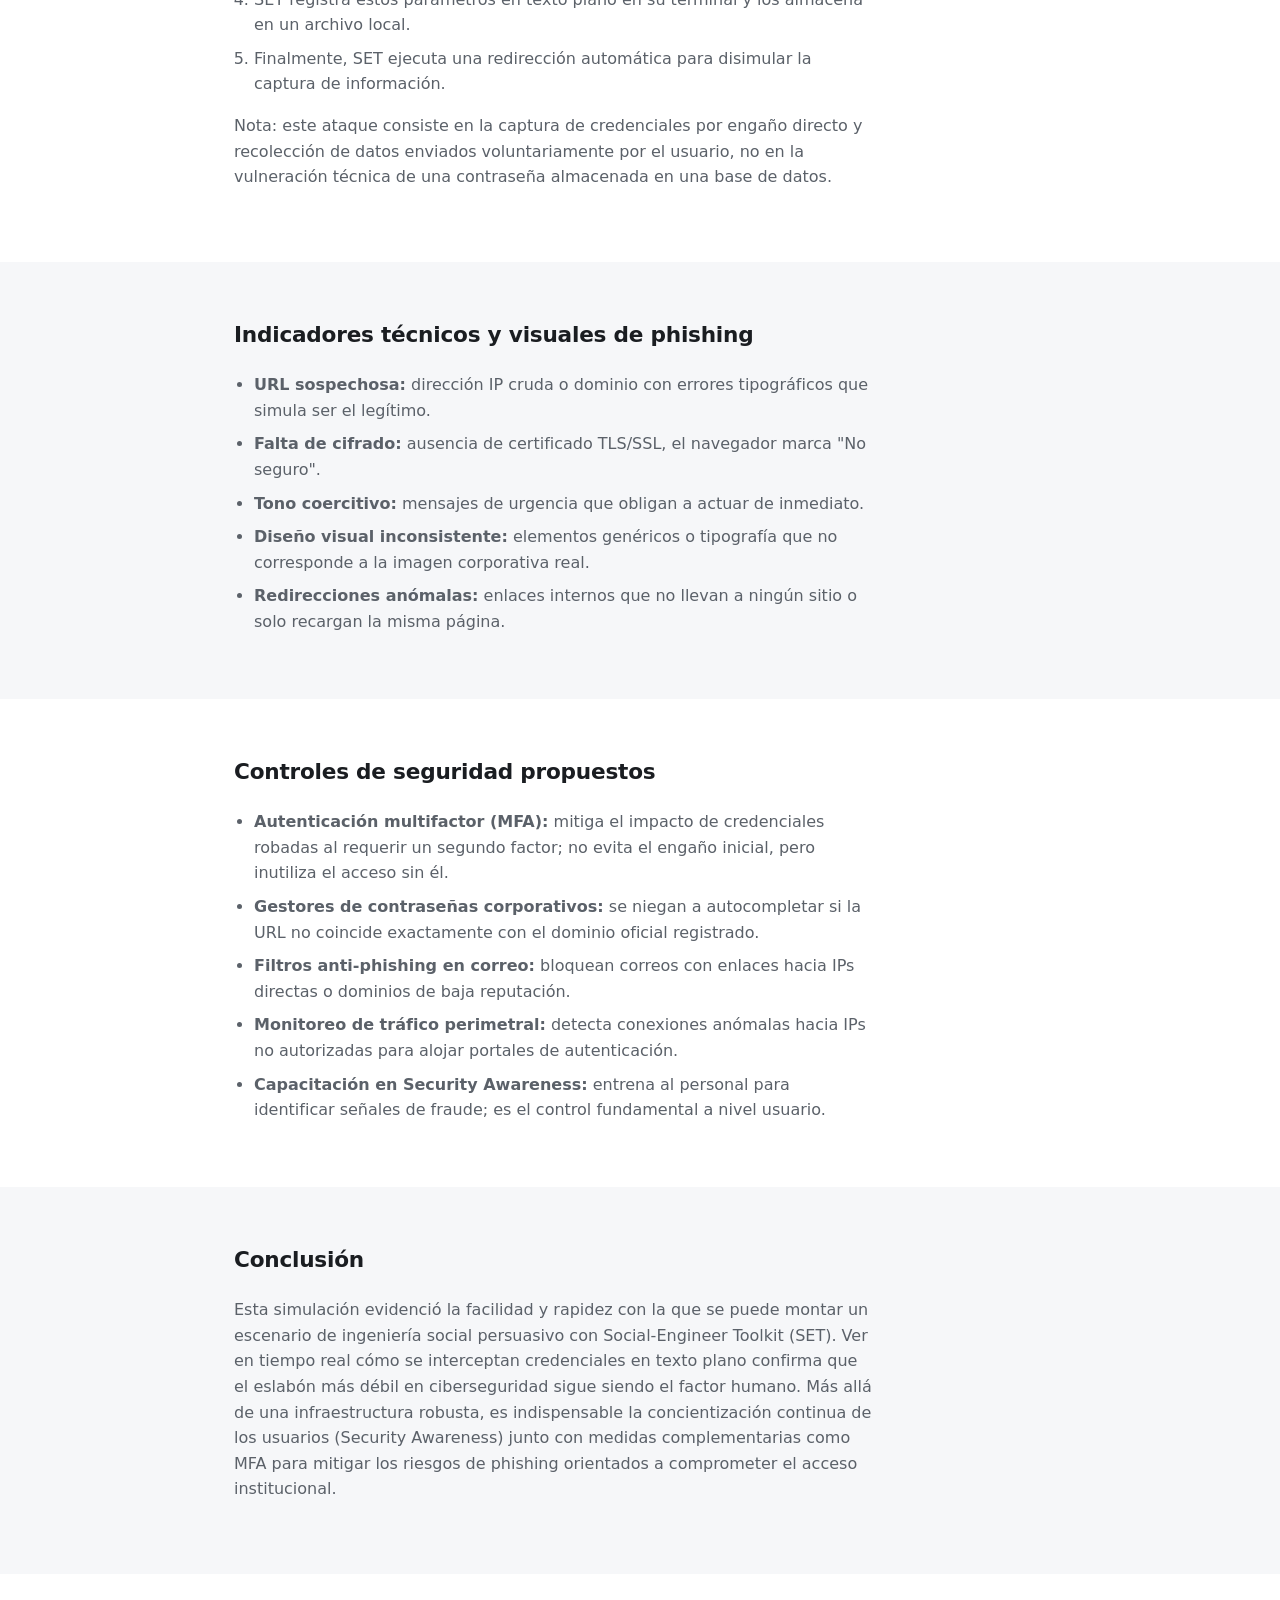
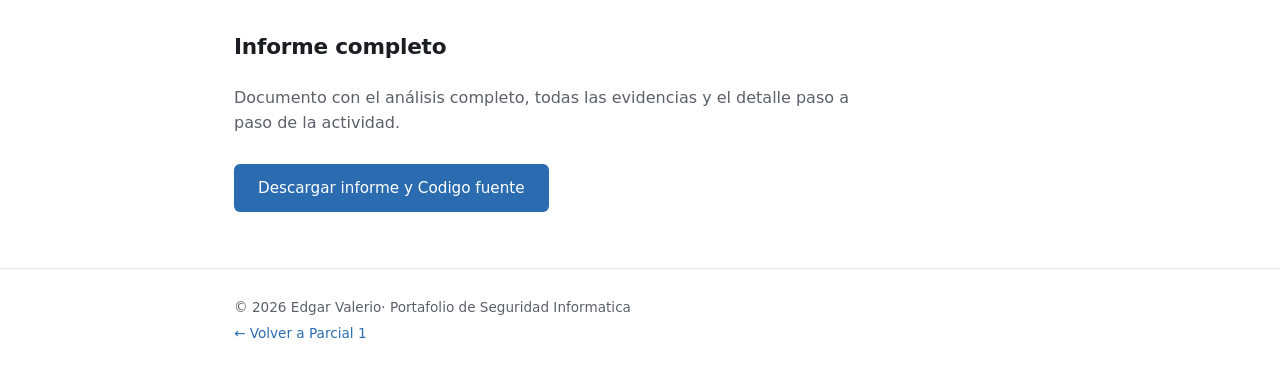
<file: parcial1/tarea4.html>
<!DOCTYPE html>
<html lang="es">
<head>
  <meta charset="UTF-8">
  <meta name="viewport" content="width=device-width, initial-scale=1.0">
  <title>Tarea 4 — Una página demasiado convincente | Portafolio</title>
  <link rel="stylesheet" href="../style.css">
</head>
<body>

  <header class="site-header">
    <div class="container header-inner">
      <div class="brand">
        <span class="brand-name">Edgar Alejandro Valerio Sanchez</span>
        <span class="brand-alias">@EdRpmn</span>
      </div>

      <button class="nav-toggle" id="navToggle" aria-label="Abrir menú" aria-expanded="false">
        <span></span><span></span><span></span>
      </button>

      <nav class="site-nav" id="siteNav">
        <a href="../index.html">Inicio</a>
        <a href="index.html" class="active">Parcial 1</a>
        <a href="#" class="disabled">Parcial 2</a>
        <a href="#" class="disabled">Parcial 3</a>
        <a href="../index.html#contacto">Contacto</a>
      </nav>
    </div>
  </header>

  <main>

    <section class="hero">
      <div class="container">
        <p class="eyebrow">Parcial I — Tarea 4</p>
        <h1>Una página demasiado convincente</h1>
        <p class="subtitle">CNO IV — Seguridad Informática · UPSLP · 31 de agosto de 2026</p>
      </div>
    </section>

    <section class="section" id="objetivo">
      <div class="container">
        <h2>Objetivo</h2>
        <p>
          Implementar y analizar, en un entorno de laboratorio controlado, una simulación
          de ingeniería social mediante Social-Engineer Toolkit (SET), utilizando una
          página web ficticia para comprender el funcionamiento de una técnica de captura
          de información y reconocer los elementos que permiten identificar un intento de
          phishing.
        </p>
      </div>
    </section>

    <section class="section alt" id="escenario">
      <div class="container">
        <h2>Descripción del escenario</h2>
        <p>
          El área de seguridad informática de una organización recibe reportes de empleados
          que aseguran haber recibido un mensaje sobre una supuesta actualización de sus
          credenciales, con un enlace hacia un portal aparentemente institucional. La página
          incluye logotipo, campos de usuario y contraseña, y un aviso de sesión expirada.
          A primera vista nada parece fuera de lo común, pero el portal no pertenece a la
          organización.
        </p>
        <h3>¿Qué es un Credential Harvester?</h3>
        <p>
          Es un vector de ataque de ingeniería social que despliega un servidor web
          malicioso diseñado para interceptar y almacenar datos confidenciales introducidos
          por una víctima engañada, para después redirigirla al sitio legítimo o mostrar un
          error genérico y no levantar sospechas.
        </p>
      </div>
    </section>

    <section class="section" id="laboratorio">
      <div class="container">
        <h2>Configuración del laboratorio</h2>
        <p>
          La simulación se realizó en Kali Linux. Se preparó un archivo HTML local que
          simula un portal de autenticación básico y se utilizó Social-Engineer Toolkit
          (SET), módulo Credential Harvester Attack Method, con la opción Custom Import
          para cargar la página desarrollada y levantar el servidor de escucha en la
          dirección IP local de la máquina virtual.
        </p>
        <div class="evidence-grid">
          <figure class="evidence-item">
            <img src="assets/tarea4/slide-03.jpg" alt="Configuración de red bridged adapter en la máquina virtual" class="evidence-img">
            <figcaption>Configuración de red (bridged adapter) y verificación con ifconfig</figcaption>
          </figure>
        </div>
      </div>
    </section>

    <section class="section alt" id="evidencias">
      <div class="container">
        <h2>Evidencias y funcionamiento</h2>

        <h3>Paso 1 — Diseño de la página web</h3>
        <p>Se desarrolló el HTML que simula el portal institucional ("Gobierno falso").</p>
        <div class="evidence-grid">
          <figure class="evidence-item">
            <img src="assets/tarea4/slide-04.jpg" alt="Editor con el código HTML del portal falso y vista previa" class="evidence-img">
            <figcaption>Código del portal simulado y vista previa en el navegador</figcaption>
          </figure>
        </div>

        <h3>Paso 2 — Configuración de SET</h3>
        <p>Ejecución de <code>setoolkit</code> y selección de los menús para configurar el Credential Harvester con importación personalizada.</p>
        <div class="evidence-grid">
          <figure class="evidence-item">
            <img src="assets/tarea4/slide-05.jpg" alt="Menú principal de SET y menú de Website Attack Vectors" class="evidence-img">
            <figcaption>Menú principal de SET y vectores de ataque web</figcaption>
          </figure>
          <figure class="evidence-item">
            <img src="assets/tarea4/slide-06.jpg" alt="Selección del método Credential Harvester y Custom Import" class="evidence-img">
            <figcaption>Selección de Credential Harvester Attack Method → Custom Import</figcaption>
          </figure>
          <figure class="evidence-item">
            <img src="assets/tarea4/slide-07.jpg" alt="Ingreso de la IP de la máquina virtual como servidor" class="evidence-img">
            <figcaption>La IP de la máquina virtual se define como servidor de escucha</figcaption>
          </figure>
        </div>

        <h3>Paso 3 — Simulación del ataque</h3>
        <p>
          Acceso al portal falso desde el navegador introduciendo credenciales ficticias.
          Cualquier dispositivo dentro de la red, alámbrico o inalámbrico, puede acceder al
          servidor. Al enviar el formulario, la página redirige a un sitio real para que el
          engaño resulte más creíble.
        </p>
        <div class="evidence-grid">
          <figure class="evidence-item">
            <img src="assets/tarea4/slide-08.jpg" alt="Portal falso mostrando el formulario de credenciales y redirección a Google" class="evidence-img">
            <figcaption>Portal falso y redirección posterior al envío del formulario</figcaption>
          </figure>
        </div>

        <h3>Paso 4 — Captura de credenciales</h3>
        <p>Registro de las credenciales interceptadas por SET en la terminal (<em>POSSIBLE CREDENTIAL HARVESTER FOUND</em>).</p>
        <div class="evidence-grid">
          <figure class="evidence-item">
            <img src="assets/tarea4/slide-09.jpg" alt="Terminal de SET mostrando la captura de credenciales" class="evidence-img">
            <figcaption>Credenciales capturadas en texto plano en la terminal de SET</figcaption>
          </figure>
        </div>
      </div>
    </section>

    <section class="section" id="flujo">
      <div class="container">
        <h2>Flujo de captura de información</h2>
        <ol class="plain-list numbered">
          <li>El usuario interactúa con el formulario HTML local en su navegador e ingresa sus datos (usuario y contraseña).</li>
          <li>Al presionar el botón de ingreso, el navegador genera una petición HTTP POST dirigida al servidor local levantado por SET.</li>
          <li>El servidor de SET intercepta esta petición y extrae los parámetros enviados por el formulario.</li>
          <li>SET registra estos parámetros en texto plano en su terminal y los almacena en un archivo local.</li>
          <li>Finalmente, SET ejecuta una redirección automática para disimular la captura de información.</li>
        </ol>
        <p class="note-box">
          Nota: este ataque consiste en la captura de credenciales por engaño directo y
          recolección de datos enviados voluntariamente por el usuario, no en la
          vulneración técnica de una contraseña almacenada en una base de datos.
        </p>
      </div>
    </section>

    <section class="section alt" id="indicadores">
      <div class="container">
        <h2>Indicadores técnicos y visuales de phishing</h2>
        <ul class="plain-list">
          <li><strong>URL sospechosa:</strong> dirección IP cruda o dominio con errores tipográficos que simula ser el legítimo.</li>
          <li><strong>Falta de cifrado:</strong> ausencia de certificado TLS/SSL, el navegador marca "No seguro".</li>
          <li><strong>Tono coercitivo:</strong> mensajes de urgencia que obligan a actuar de inmediato.</li>
          <li><strong>Diseño visual inconsistente:</strong> elementos genéricos o tipografía que no corresponde a la imagen corporativa real.</li>
          <li><strong>Redirecciones anómalas:</strong> enlaces internos que no llevan a ningún sitio o solo recargan la misma página.</li>
        </ul>
      </div>
    </section>

    <section class="section" id="controles">
      <div class="container">
        <h2>Controles de seguridad propuestos</h2>
        <ul class="plain-list">
          <li><strong>Autenticación multifactor (MFA):</strong> mitiga el impacto de credenciales robadas al requerir un segundo factor; no evita el engaño inicial, pero inutiliza el acceso sin él.</li>
          <li><strong>Gestores de contraseñas corporativos:</strong> se niegan a autocompletar si la URL no coincide exactamente con el dominio oficial registrado.</li>
          <li><strong>Filtros anti-phishing en correo:</strong> bloquean correos con enlaces hacia IPs directas o dominios de baja reputación.</li>
          <li><strong>Monitoreo de tráfico perimetral:</strong> detecta conexiones anómalas hacia IPs no autorizadas para alojar portales de autenticación.</li>
          <li><strong>Capacitación en Security Awareness:</strong> entrena al personal para identificar señales de fraude; es el control fundamental a nivel usuario.</li>
        </ul>
      </div>
    </section>

    <section class="section alt" id="conclusion">
      <div class="container">
        <h2>Conclusión</h2>
        <p>
          Esta simulación evidenció la facilidad y rapidez con la que se puede montar un
          escenario de ingeniería social persuasivo con Social-Engineer Toolkit (SET). Ver
          en tiempo real cómo se interceptan credenciales en texto plano confirma que el
          eslabón más débil en ciberseguridad sigue siendo el factor humano. Más allá de
          una infraestructura robusta, es indispensable la concientización continua de los
          usuarios (Security Awareness) junto con medidas complementarias como MFA para
          mitigar los riesgos de phishing orientados a comprometer el acceso institucional.
        </p>
      </div>
    </section>

    <section class="section" id="descarga">
      <div class="container">
        <h2>Informe completo</h2>
        <p>Documento con el análisis completo, todas las evidencias y el detalle paso a paso de la actividad.</p>
        <a href="assets/tarea4/Act04.pdf" class="download-btn" download>
          Descargar informe y Codigo fuente
        </a>
      </div>
    </section>

  </main>

  <footer class="site-footer">
    <div class="container footer-inner">
      <p>&copy; <span id="year"></span> Edgar Valerio· Portafolio de Seguridad Informatica</p>
      <p class="footer-secondary"><a href="index.html">&larr; Volver a Parcial 1</a></p>
    </div>
  </footer>

  <script src="../script.js"></script>
</body>
</html>
</file>
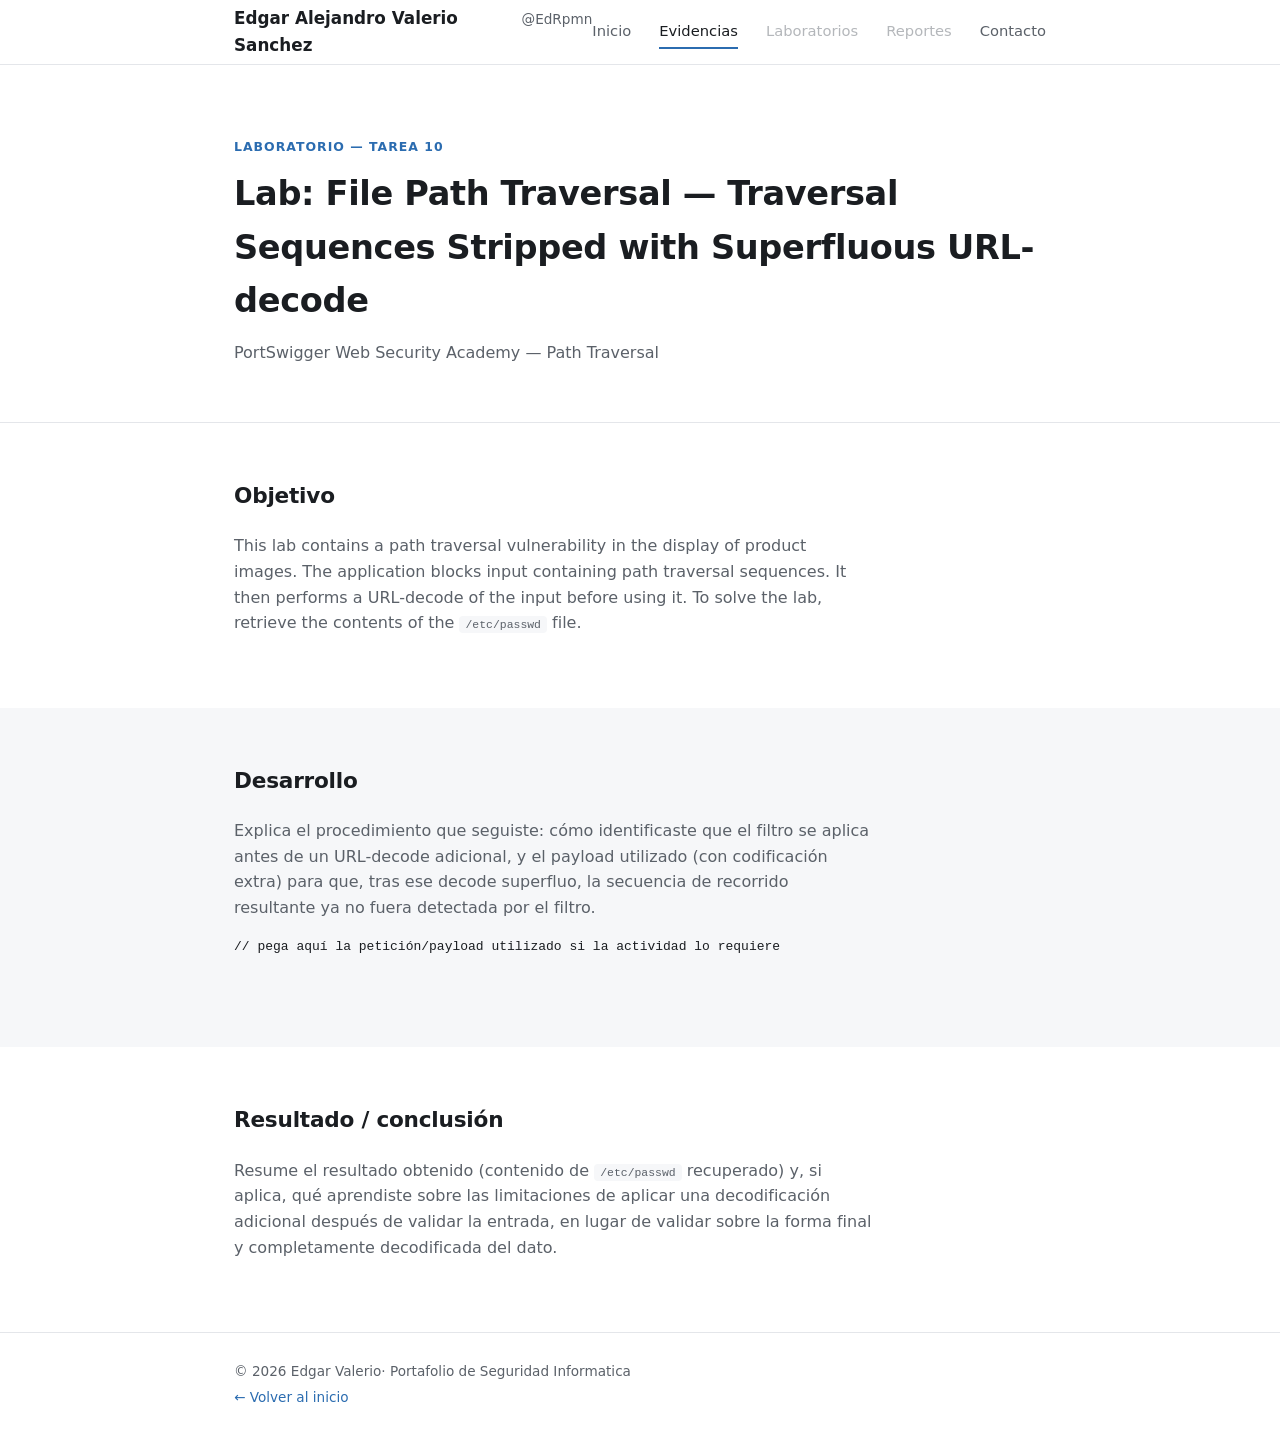
<file: RHF/tarea10.html>
<!DOCTYPE html>
<html lang="es">
<head>
  <meta charset="UTF-8">
  <meta name="viewport" content="width=device-width, initial-scale=1.0">
  <!-- 1. Cambia el título de la pestaña -->
  <title>Tarea 10 — LAB: File Path Traversal | Portafolio</title>
  <link rel="stylesheet" href="../style.css">
</head>
<body>

  <header class="site-header">
    <div class="container header-inner">
      <div class="brand">
        <span class="brand-name">Edgar Alejandro Valerio Sanchez</span>
        <span class="brand-alias">@EdRpmn</span>
      </div>

      <button class="nav-toggle" id="navToggle" aria-label="Abrir menú" aria-expanded="false">
        <span></span><span></span><span></span>
      </button>

      <nav class="site-nav" id="siteNav">
        <a href="../index.html">Inicio</a>
        <!-- 2. Ajusta este link a la sección/parcial donde coloques la tarea -->
        <a href="index.html" class="active">Evidencias</a>
        <a href="#" class="disabled">Laboratorios</a>
        <a href="#" class="disabled">Reportes</a>
        <a href="../index.html#contacto">Contacto</a>
      </nav>
    </div>
  </header>

  <main>

    <section class="hero">
      <div class="container">
        <!-- 3. Ajusta el parcial y el número de actividad -->
        <p class="eyebrow">Laboratorio — Tarea 10</p>
        <h1>Lab: File Path Traversal — Traversal Sequences Stripped with Superfluous URL-decode</h1>
        <p class="subtitle">PortSwigger Web Security Academy — Path Traversal</p>
      </div>
    </section>

    <section class="section">
      <div class="container">
        <h2>Objetivo</h2>
        <!-- 4. Pega aquí el objetivo de la actividad, tal como lo pide el rubro -->
        <p>
          This lab contains a path traversal vulnerability in the display of product images.
          The application blocks input containing path traversal sequences. It then performs
          a URL-decode of the input before using it. To solve the lab, retrieve the contents
          of the <code>/etc/passwd</code> file.
        </p>
      </div>
    </section>

    <section class="section alt">
      <div class="container">
        <h2>Desarrollo</h2>
        <!-- 5. Aquí va el contenido principal: explicación, pasos seguidos, código, etc. -->
        <p>
          Explica el procedimiento que seguiste: cómo identificaste que el filtro se aplica
          antes de un URL-decode adicional, y el payload utilizado (con codificación extra)
          para que, tras ese decode superfluo, la secuencia de recorrido resultante ya no
          fuera detectada por el filtro.
        </p>

        <!-- Bloque opcional de código: bórralo si no aplica -->
        <pre><code>// pega aquí la petición/payload utilizado si la actividad lo requiere
        </code></pre>

        <!-- Bloque opcional de imagen/evidencia visual: bórralo si no aplica -->
        <!-- <img src="../assets/tarea10-evidencia.png" alt="Descripción de la evidencia" class="evidence-img"> -->
      </div>
    </section>

    <section class="section">
      <div class="container">
        <h2>Resultado / conclusión</h2>
        <!-- 6. Cierra con el resultado obtenido o lo aprendido -->
        <p>
          Resume el resultado obtenido (contenido de <code>/etc/passwd</code> recuperado) y,
          si aplica, qué aprendiste sobre las limitaciones de aplicar una decodificación
          adicional después de validar la entrada, en lugar de validar sobre la forma final
          y completamente decodificada del dato.
        </p>
      </div>
    </section>

  </main>

  <footer class="site-footer">
    <div class="container footer-inner">
      <p>&copy; <span id="year"></span> Edgar Valerio· Portafolio de Seguridad Informatica</p>
      <p class="footer-secondary"><a href="../index.html">&larr; Volver al inicio</a></p>
    </div>
  </footer>

  <script src="../script.js"></script>
</body>
</html>
</file>
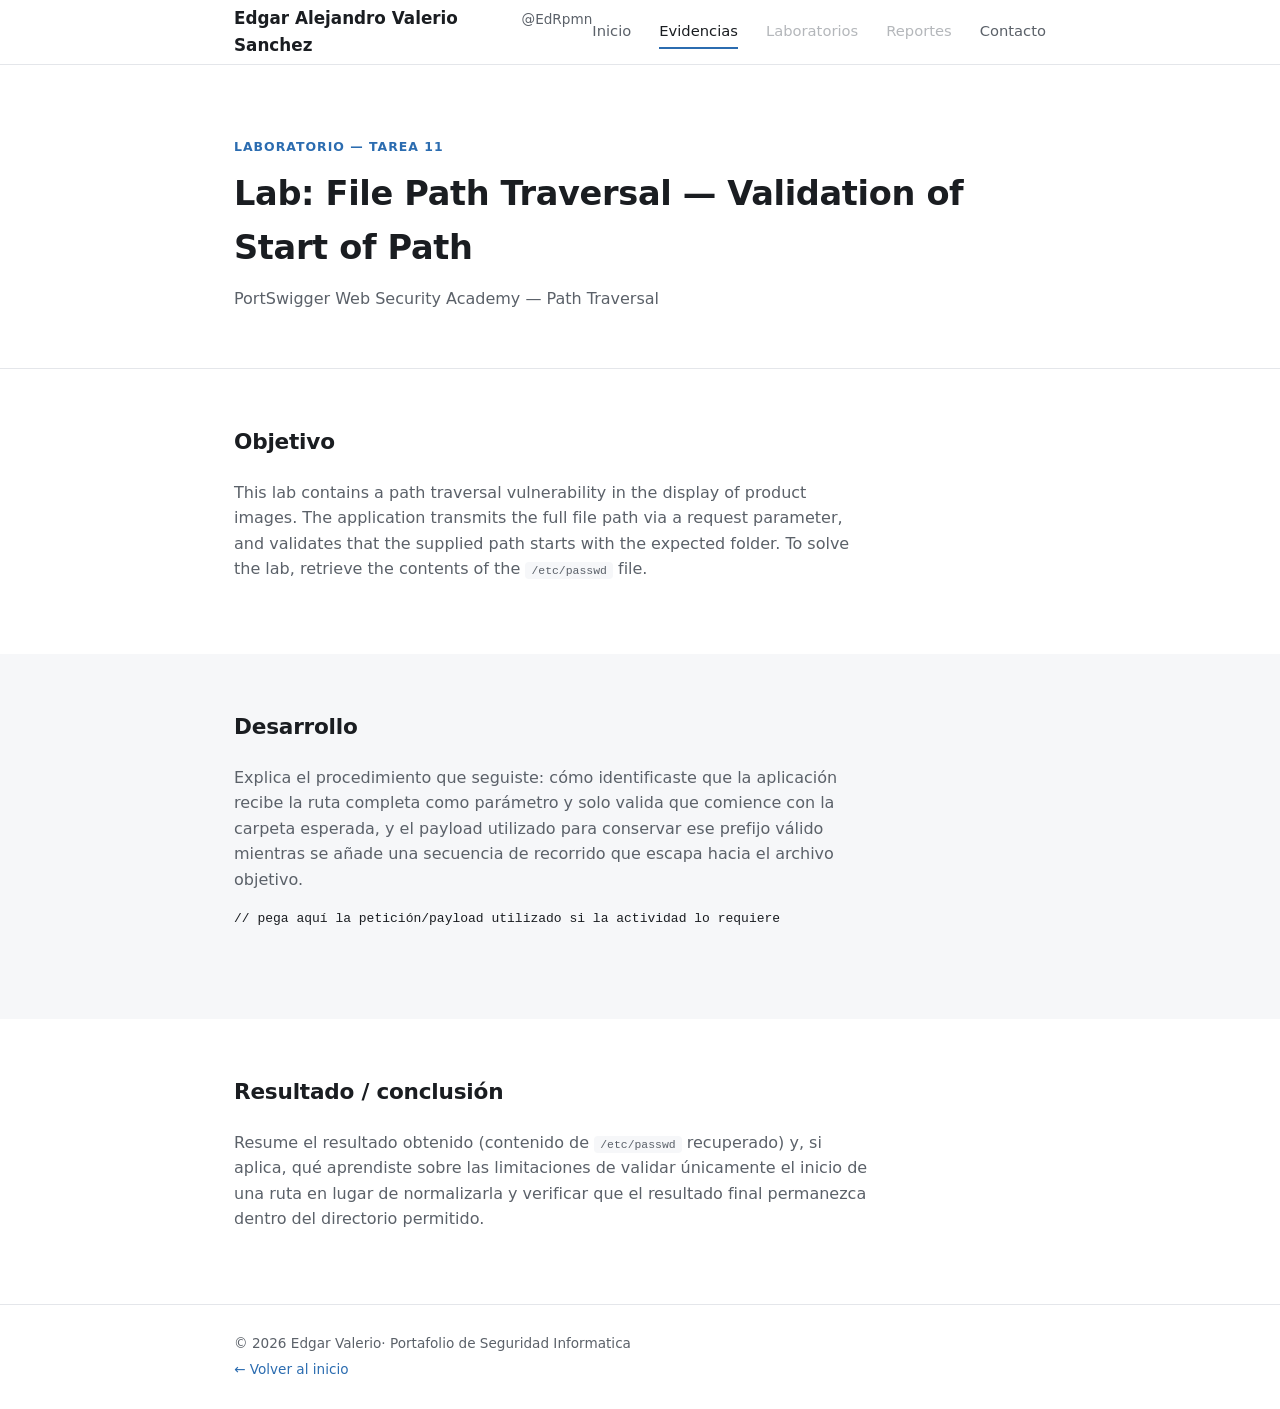
<file: RHF/tarea11.html>
<!DOCTYPE html>
<html lang="es">
<head>
  <meta charset="UTF-8">
  <meta name="viewport" content="width=device-width, initial-scale=1.0">
  <!-- 1. Cambia el título de la pestaña -->
  <title>Tarea 11 — LAB: File Path Traversal | Portafolio</title>
  <link rel="stylesheet" href="../style.css">
</head>
<body>

  <header class="site-header">
    <div class="container header-inner">
      <div class="brand">
        <span class="brand-name">Edgar Alejandro Valerio Sanchez</span>
        <span class="brand-alias">@EdRpmn</span>
      </div>

      <button class="nav-toggle" id="navToggle" aria-label="Abrir menú" aria-expanded="false">
        <span></span><span></span><span></span>
      </button>

      <nav class="site-nav" id="siteNav">
        <a href="../index.html">Inicio</a>
        <!-- 2. Ajusta este link a la sección/parcial donde coloques la tarea -->
        <a href="index.html" class="active">Evidencias</a>
        <a href="#" class="disabled">Laboratorios</a>
        <a href="#" class="disabled">Reportes</a>
        <a href="../index.html#contacto">Contacto</a>
      </nav>
    </div>
  </header>

  <main>

    <section class="hero">
      <div class="container">
        <!-- 3. Ajusta el parcial y el número de actividad -->
        <p class="eyebrow">Laboratorio — Tarea 11</p>
        <h1>Lab: File Path Traversal — Validation of Start of Path</h1>
        <p class="subtitle">PortSwigger Web Security Academy — Path Traversal</p>
      </div>
    </section>

    <section class="section">
      <div class="container">
        <h2>Objetivo</h2>
        <!-- 4. Pega aquí el objetivo de la actividad, tal como lo pide el rubro -->
        <p>
          This lab contains a path traversal vulnerability in the display of product images.
          The application transmits the full file path via a request parameter, and
          validates that the supplied path starts with the expected folder. To solve the
          lab, retrieve the contents of the <code>/etc/passwd</code> file.
        </p>
      </div>
    </section>

    <section class="section alt">
      <div class="container">
        <h2>Desarrollo</h2>
        <!-- 5. Aquí va el contenido principal: explicación, pasos seguidos, código, etc. -->
        <p>
          Explica el procedimiento que seguiste: cómo identificaste que la aplicación recibe
          la ruta completa como parámetro y solo valida que comience con la carpeta
          esperada, y el payload utilizado para conservar ese prefijo válido mientras se
          añade una secuencia de recorrido que escapa hacia el archivo objetivo.
        </p>

        <!-- Bloque opcional de código: bórralo si no aplica -->
        <pre><code>// pega aquí la petición/payload utilizado si la actividad lo requiere
        </code></pre>

        <!-- Bloque opcional de imagen/evidencia visual: bórralo si no aplica -->
        <!-- <img src="../assets/tarea11-evidencia.png" alt="Descripción de la evidencia" class="evidence-img"> -->
      </div>
    </section>

    <section class="section">
      <div class="container">
        <h2>Resultado / conclusión</h2>
        <!-- 6. Cierra con el resultado obtenido o lo aprendido -->
        <p>
          Resume el resultado obtenido (contenido de <code>/etc/passwd</code> recuperado) y,
          si aplica, qué aprendiste sobre las limitaciones de validar únicamente el inicio de
          una ruta en lugar de normalizarla y verificar que el resultado final permanezca
          dentro del directorio permitido.
        </p>
      </div>
    </section>

  </main>

  <footer class="site-footer">
    <div class="container footer-inner">
      <p>&copy; <span id="year"></span> Edgar Valerio· Portafolio de Seguridad Informatica</p>
      <p class="footer-secondary"><a href="../index.html">&larr; Volver al inicio</a></p>
    </div>
  </footer>

  <script src="../script.js"></script>
</body>
</html>
</file>
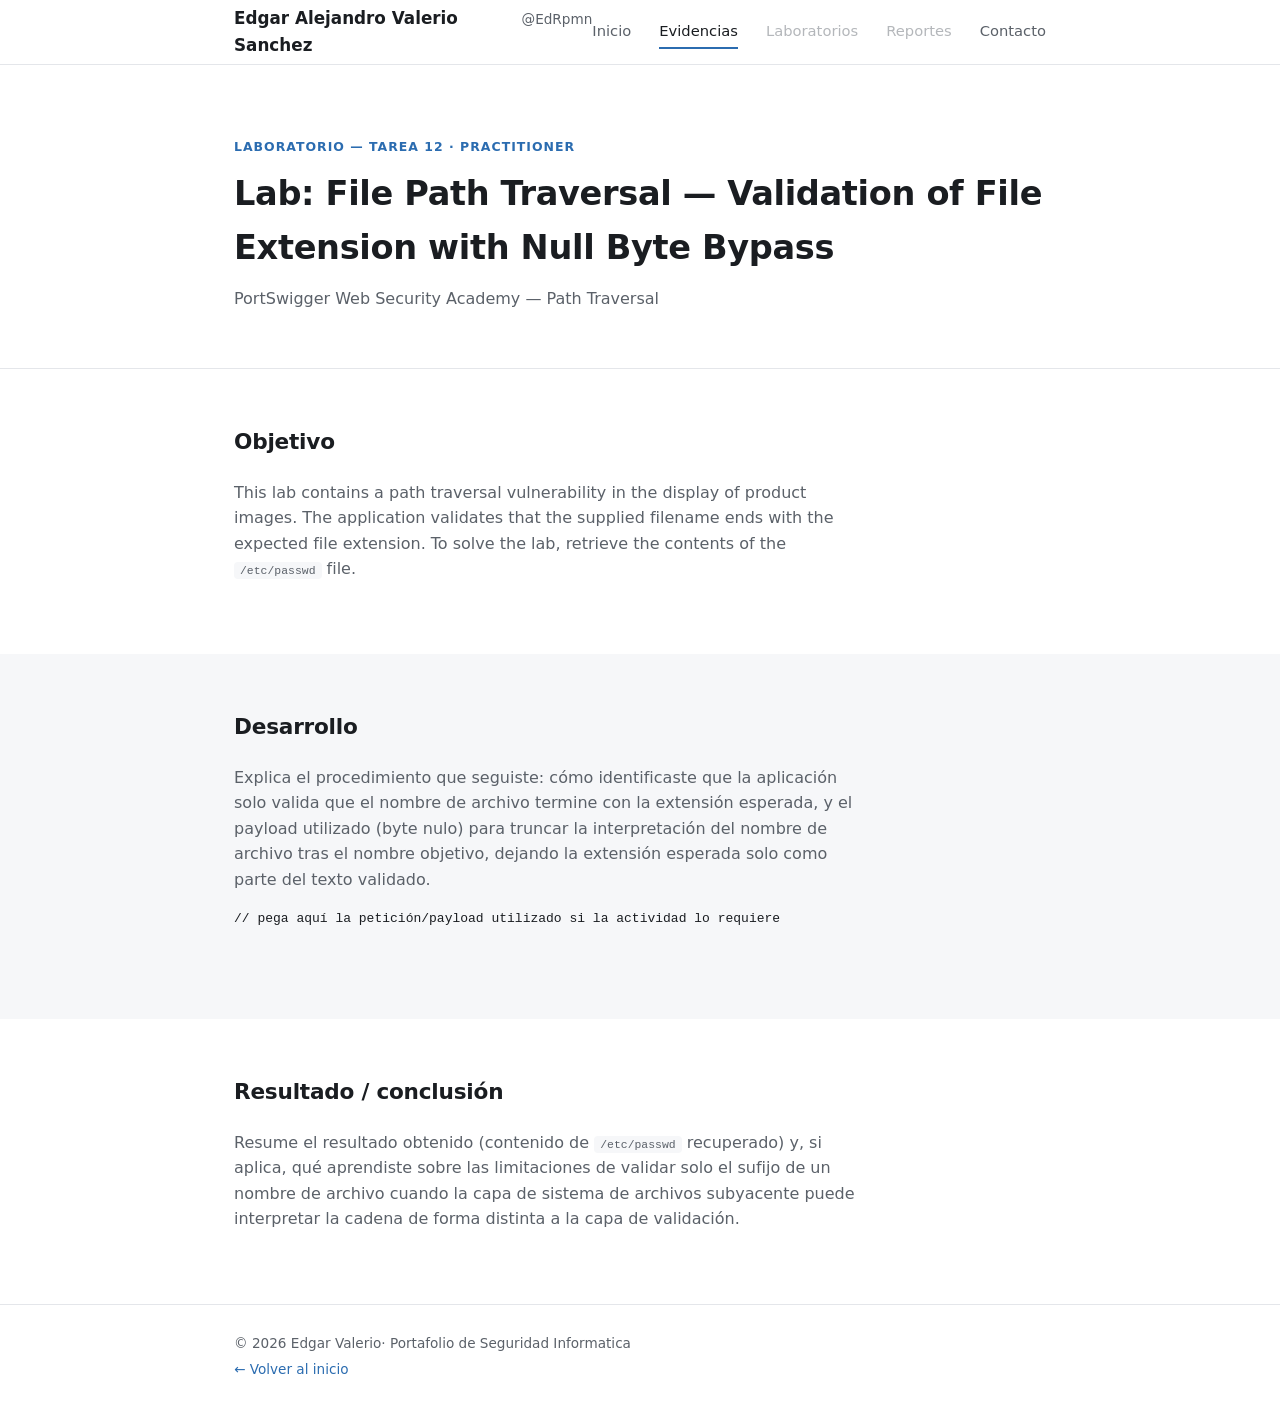
<file: RHF/tarea12.html>
<!DOCTYPE html>
<html lang="es">
<head>
  <meta charset="UTF-8">
  <meta name="viewport" content="width=device-width, initial-scale=1.0">
  <!-- 1. Cambia el título de la pestaña -->
  <title>Tarea 12 — LAB: File Path Traversal | Portafolio</title>
  <link rel="stylesheet" href="../style.css">
</head>
<body>

  <header class="site-header">
    <div class="container header-inner">
      <div class="brand">
        <span class="brand-name">Edgar Alejandro Valerio Sanchez</span>
        <span class="brand-alias">@EdRpmn</span>
      </div>

      <button class="nav-toggle" id="navToggle" aria-label="Abrir menú" aria-expanded="false">
        <span></span><span></span><span></span>
      </button>

      <nav class="site-nav" id="siteNav">
        <a href="../index.html">Inicio</a>
        <!-- 2. Ajusta este link a la sección/parcial donde coloques la tarea -->
        <a href="index.html" class="active">Evidencias</a>
        <a href="#" class="disabled">Laboratorios</a>
        <a href="#" class="disabled">Reportes</a>
        <a href="../index.html#contacto">Contacto</a>
      </nav>
    </div>
  </header>

  <main>

    <section class="hero">
      <div class="container">
        <!-- 3. Ajusta el parcial y el número de actividad -->
        <p class="eyebrow">Laboratorio — Tarea 12 · Practitioner</p>
        <h1>Lab: File Path Traversal — Validation of File Extension with Null Byte Bypass</h1>
        <p class="subtitle">PortSwigger Web Security Academy — Path Traversal</p>
      </div>
    </section>

    <section class="section">
      <div class="container">
        <h2>Objetivo</h2>
        <!-- 4. Pega aquí el objetivo de la actividad, tal como lo pide el rubro -->
        <p>
          This lab contains a path traversal vulnerability in the display of product images.
          The application validates that the supplied filename ends with the expected file
          extension. To solve the lab, retrieve the contents of the
          <code>/etc/passwd</code> file.
        </p>
      </div>
    </section>

    <section class="section alt">
      <div class="container">
        <h2>Desarrollo</h2>
        <!-- 5. Aquí va el contenido principal: explicación, pasos seguidos, código, etc. -->
        <p>
          Explica el procedimiento que seguiste: cómo identificaste que la aplicación solo
          valida que el nombre de archivo termine con la extensión esperada, y el payload
          utilizado (byte nulo) para truncar la interpretación del nombre de archivo tras el
          nombre objetivo, dejando la extensión esperada solo como parte del texto
          validado.
        </p>

        <!-- Bloque opcional de código: bórralo si no aplica -->
        <pre><code>// pega aquí la petición/payload utilizado si la actividad lo requiere
        </code></pre>

        <!-- Bloque opcional de imagen/evidencia visual: bórralo si no aplica -->
        <!-- <img src="../assets/tarea12-evidencia.png" alt="Descripción de la evidencia" class="evidence-img"> -->
      </div>
    </section>

    <section class="section">
      <div class="container">
        <h2>Resultado / conclusión</h2>
        <!-- 6. Cierra con el resultado obtenido o lo aprendido -->
        <p>
          Resume el resultado obtenido (contenido de <code>/etc/passwd</code> recuperado) y,
          si aplica, qué aprendiste sobre las limitaciones de validar solo el sufijo de un
          nombre de archivo cuando la capa de sistema de archivos subyacente puede
          interpretar la cadena de forma distinta a la capa de validación.
        </p>
      </div>
    </section>

  </main>

  <footer class="site-footer">
    <div class="container footer-inner">
      <p>&copy; <span id="year"></span> Edgar Valerio· Portafolio de Seguridad Informatica</p>
      <p class="footer-secondary"><a href="../index.html">&larr; Volver al inicio</a></p>
    </div>
  </footer>

  <script src="../script.js"></script>
</body>
</html>
</file>
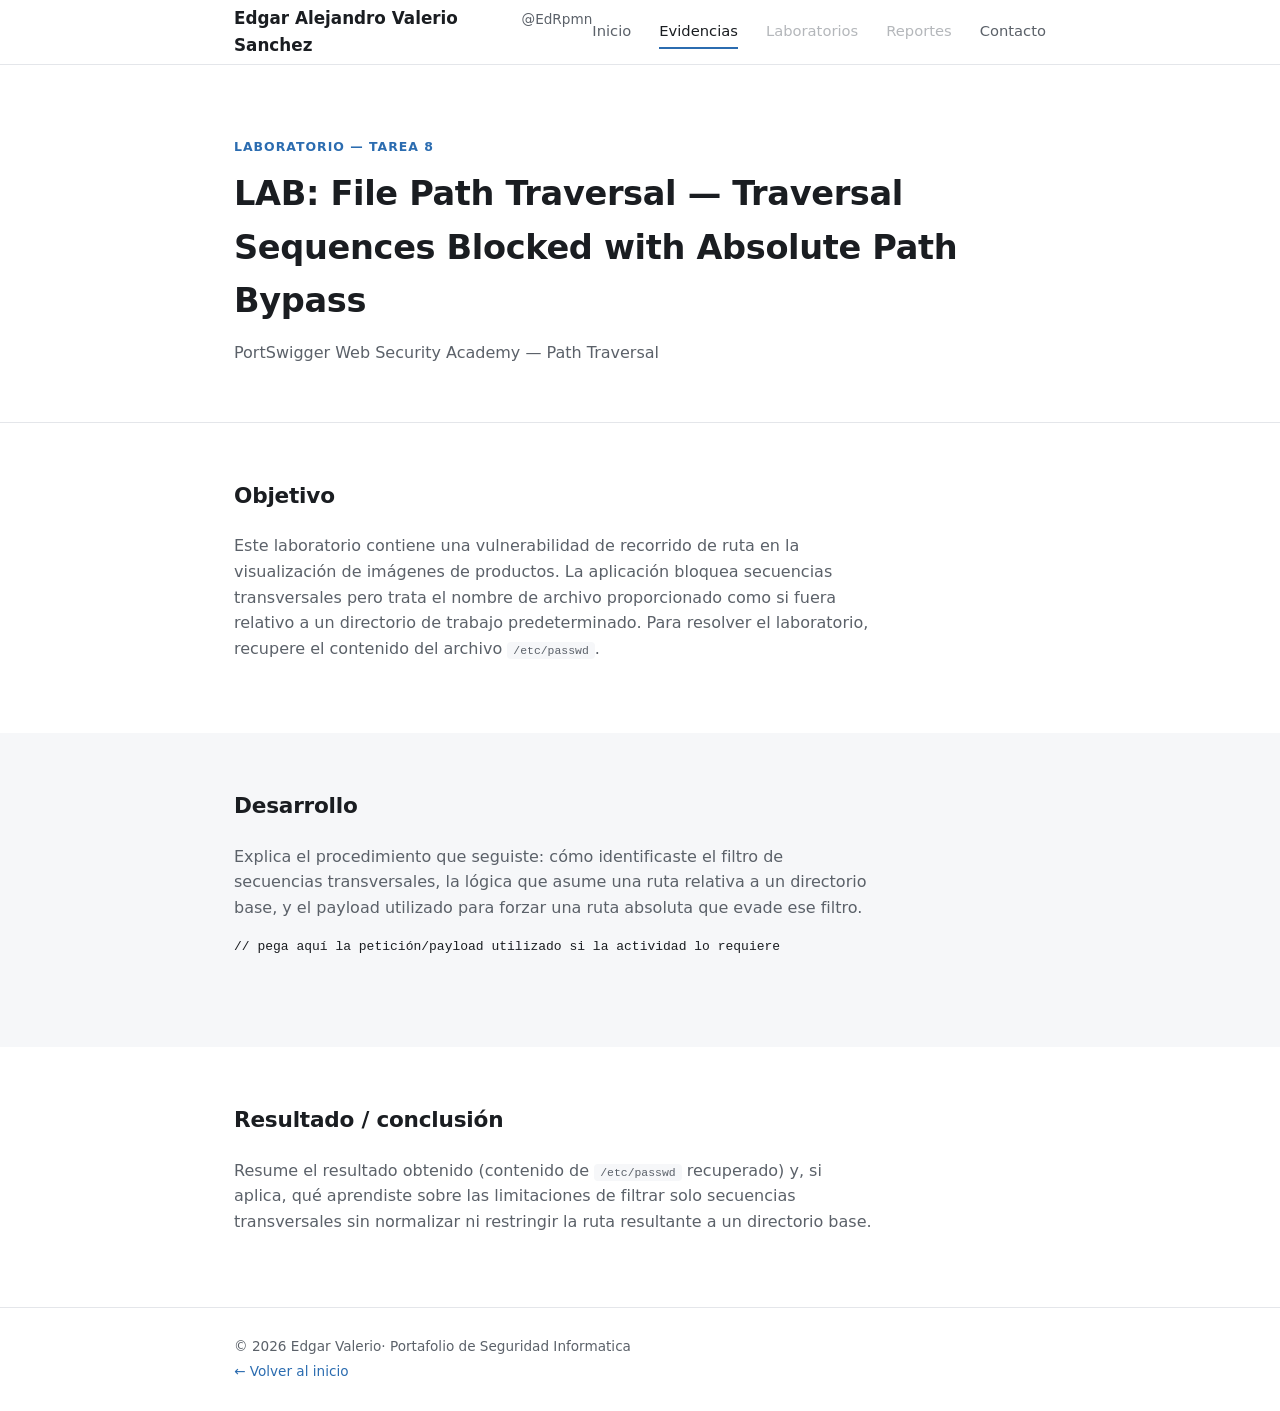
<file: RHF/tarea8.html>
<!DOCTYPE html>
<html lang="es">
<head>
  <meta charset="UTF-8">
  <meta name="viewport" content="width=device-width, initial-scale=1.0">
  <!-- 1. Cambia el título de la pestaña -->
  <title>Tarea 8 — LAB: File Path Traversal | Portafolio</title>
  <link rel="stylesheet" href="../style.css">
</head>
<body>

  <header class="site-header">
    <div class="container header-inner">
      <div class="brand">
        <span class="brand-name">Edgar Alejandro Valerio Sanchez</span>
        <span class="brand-alias">@EdRpmn</span>
      </div>

      <button class="nav-toggle" id="navToggle" aria-label="Abrir menú" aria-expanded="false">
        <span></span><span></span><span></span>
      </button>

      <nav class="site-nav" id="siteNav">
        <a href="../index.html">Inicio</a>
        <!-- 2. Ajusta este link a la sección/parcial donde coloques la tarea -->
        <a href="index.html" class="active">Evidencias</a>
        <a href="#" class="disabled">Laboratorios</a>
        <a href="#" class="disabled">Reportes</a>
        <a href="../index.html#contacto">Contacto</a>
      </nav>
    </div>
  </header>

  <main>

    <section class="hero">
      <div class="container">
        <!-- 3. Ajusta el parcial y el número de actividad -->
        <p class="eyebrow">Laboratorio — Tarea 8</p>
        <h1>LAB: File Path Traversal — Traversal Sequences Blocked with Absolute Path Bypass</h1>
        <p class="subtitle">PortSwigger Web Security Academy — Path Traversal</p>
      </div>
    </section>

    <section class="section">
      <div class="container">
        <h2>Objetivo</h2>
        <!-- 4. Pega aquí el objetivo de la actividad, tal como lo pide el rubro -->
        <p>
          Este laboratorio contiene una vulnerabilidad de recorrido de ruta en la
          visualización de imágenes de productos. La aplicación bloquea secuencias
          transversales pero trata el nombre de archivo proporcionado como si fuera
          relativo a un directorio de trabajo predeterminado. Para resolver el laboratorio,
          recupere el contenido del archivo <code>/etc/passwd</code>.
        </p>
      </div>
    </section>

    <section class="section alt">
      <div class="container">
        <h2>Desarrollo</h2>
        <!-- 5. Aquí va el contenido principal: explicación, pasos seguidos, código, etc. -->
        <p>
          Explica el procedimiento que seguiste: cómo identificaste el filtro de secuencias
          transversales, la lógica que asume una ruta relativa a un directorio base, y el
          payload utilizado para forzar una ruta absoluta que evade ese filtro.
        </p>

        <!-- Bloque opcional de código: bórralo si no aplica -->
        <pre><code>// pega aquí la petición/payload utilizado si la actividad lo requiere
        </code></pre>

        <!-- Bloque opcional de imagen/evidencia visual: bórralo si no aplica -->
        <!-- <img src="../assets/tarea8-evidencia.png" alt="Descripción de la evidencia" class="evidence-img"> -->
      </div>
    </section>

    <section class="section">
      <div class="container">
        <h2>Resultado / conclusión</h2>
        <!-- 6. Cierra con el resultado obtenido o lo aprendido -->
        <p>
          Resume el resultado obtenido (contenido de <code>/etc/passwd</code> recuperado) y,
          si aplica, qué aprendiste sobre las limitaciones de filtrar solo secuencias
          transversales sin normalizar ni restringir la ruta resultante a un directorio base.
        </p>
      </div>
    </section>

  </main>

  <footer class="site-footer">
    <div class="container footer-inner">
      <p>&copy; <span id="year"></span> Edgar Valerio· Portafolio de Seguridad Informatica</p>
      <p class="footer-secondary"><a href="../index.html">&larr; Volver al inicio</a></p>
    </div>
  </footer>

  <script src="../script.js"></script>
</body>
</html>
</file>
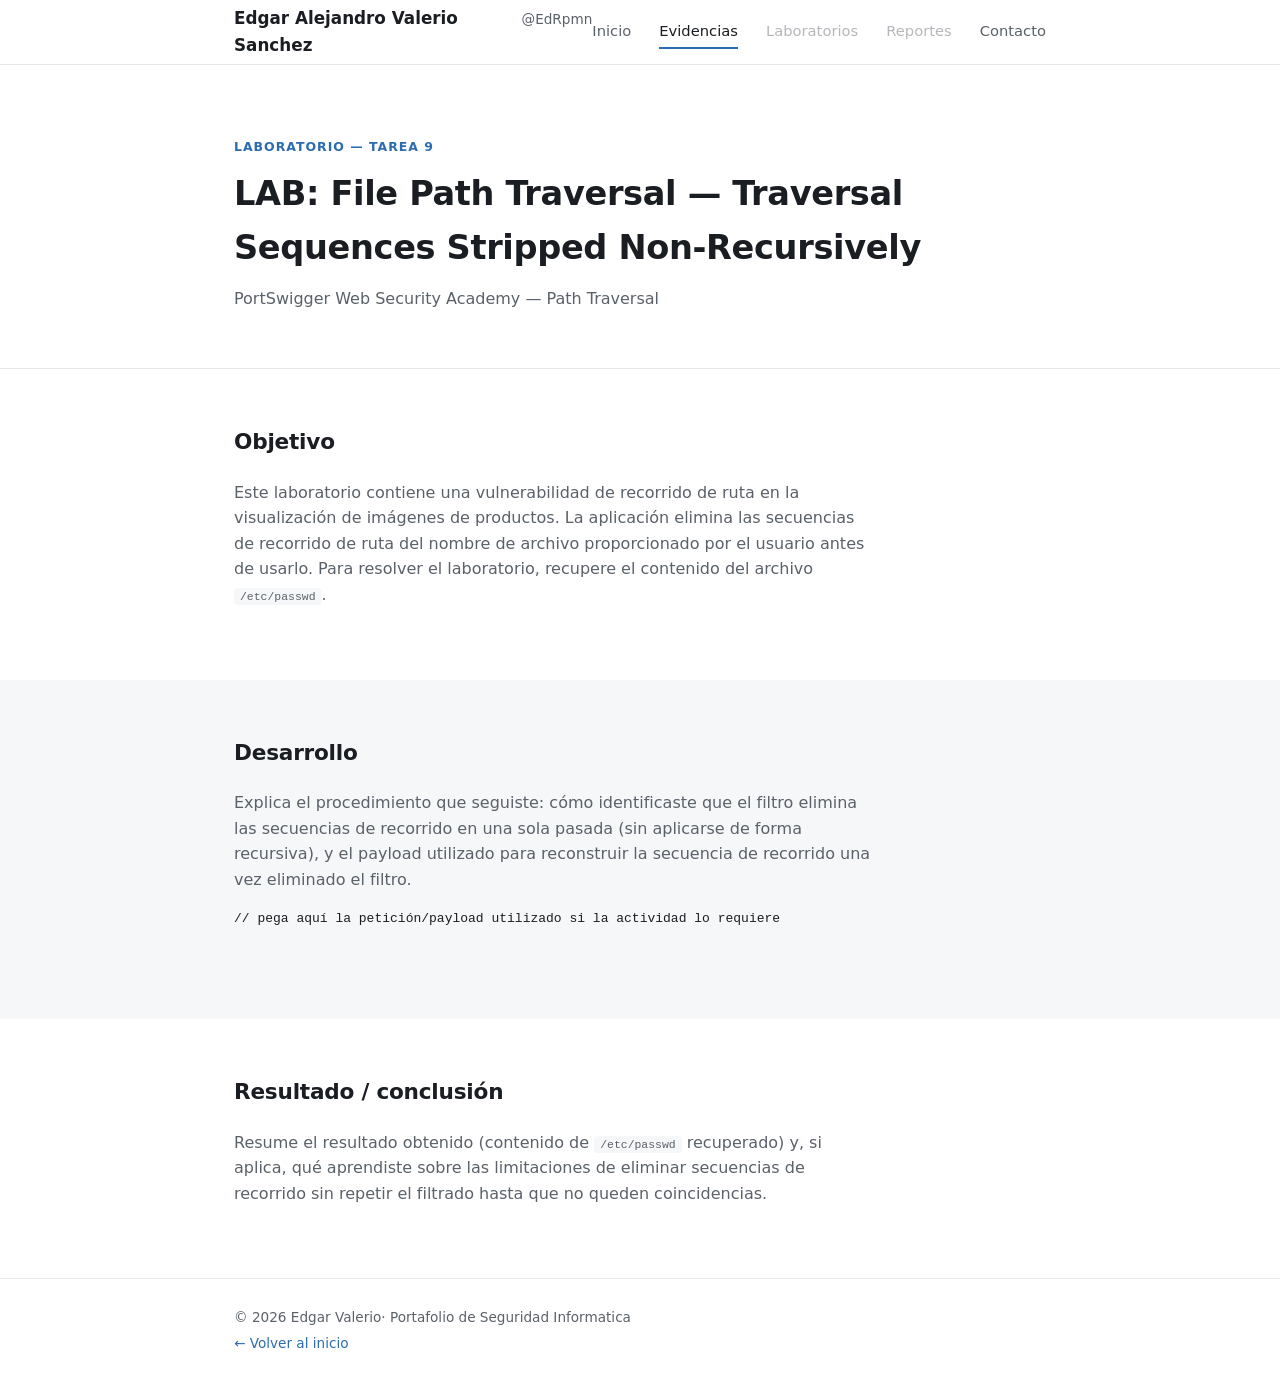
<file: RHF/tarea9.html>
<!DOCTYPE html>
<html lang="es">
<head>
  <meta charset="UTF-8">
  <meta name="viewport" content="width=device-width, initial-scale=1.0">
  <!-- 1. Cambia el título de la pestaña -->
  <title>Tarea 9 — LAB: File Path Traversal | Portafolio</title>
  <link rel="stylesheet" href="../style.css">
</head>
<body>

  <header class="site-header">
    <div class="container header-inner">
      <div class="brand">
        <span class="brand-name">Edgar Alejandro Valerio Sanchez</span>
        <span class="brand-alias">@EdRpmn</span>
      </div>

      <button class="nav-toggle" id="navToggle" aria-label="Abrir menú" aria-expanded="false">
        <span></span><span></span><span></span>
      </button>

      <nav class="site-nav" id="siteNav">
        <a href="../index.html">Inicio</a>
        <!-- 2. Ajusta este link a la sección/parcial donde coloques la tarea -->
        <a href="index.html" class="active">Evidencias</a>
        <a href="#" class="disabled">Laboratorios</a>
        <a href="#" class="disabled">Reportes</a>
        <a href="../index.html#contacto">Contacto</a>
      </nav>
    </div>
  </header>

  <main>

    <section class="hero">
      <div class="container">
        <!-- 3. Ajusta el parcial y el número de actividad -->
        <p class="eyebrow">Laboratorio — Tarea 9</p>
        <h1>LAB: File Path Traversal — Traversal Sequences Stripped Non-Recursively</h1>
        <p class="subtitle">PortSwigger Web Security Academy — Path Traversal</p>
      </div>
    </section>

    <section class="section">
      <div class="container">
        <h2>Objetivo</h2>
        <!-- 4. Pega aquí el objetivo de la actividad, tal como lo pide el rubro -->
        <p>
          Este laboratorio contiene una vulnerabilidad de recorrido de ruta en la
          visualización de imágenes de productos. La aplicación elimina las secuencias de
          recorrido de ruta del nombre de archivo proporcionado por el usuario antes de
          usarlo. Para resolver el laboratorio, recupere el contenido del archivo
          <code>/etc/passwd</code>.
        </p>
      </div>
    </section>

    <section class="section alt">
      <div class="container">
        <h2>Desarrollo</h2>
        <!-- 5. Aquí va el contenido principal: explicación, pasos seguidos, código, etc. -->
        <p>
          Explica el procedimiento que seguiste: cómo identificaste que el filtro elimina
          las secuencias de recorrido en una sola pasada (sin aplicarse de forma recursiva),
          y el payload utilizado para reconstruir la secuencia de recorrido una vez
          eliminado el filtro.
        </p>

        <!-- Bloque opcional de código: bórralo si no aplica -->
        <pre><code>// pega aquí la petición/payload utilizado si la actividad lo requiere
        </code></pre>

        <!-- Bloque opcional de imagen/evidencia visual: bórralo si no aplica -->
        <!-- <img src="../assets/tarea9-evidencia.png" alt="Descripción de la evidencia" class="evidence-img"> -->
      </div>
    </section>

    <section class="section">
      <div class="container">
        <h2>Resultado / conclusión</h2>
        <!-- 6. Cierra con el resultado obtenido o lo aprendido -->
        <p>
          Resume el resultado obtenido (contenido de <code>/etc/passwd</code> recuperado) y,
          si aplica, qué aprendiste sobre las limitaciones de eliminar secuencias de
          recorrido sin repetir el filtrado hasta que no queden coincidencias.
        </p>
      </div>
    </section>

  </main>

  <footer class="site-footer">
    <div class="container footer-inner">
      <p>&copy; <span id="year"></span> Edgar Valerio· Portafolio de Seguridad Informatica</p>
      <p class="footer-secondary"><a href="../index.html">&larr; Volver al inicio</a></p>
    </div>
  </footer>

  <script src="../script.js"></script>
</body>
</html>
</file>
<file: style.css>
:root {
  --bg: #ffffff;
  --bg-alt: #f6f7f9;
  --text: #1a1d21;
  --text-muted: #5b6169;
  --border: #e4e6ea;
  --accent: #2b6cb0;
  --accent-dark: #1e4e80;
  --radius: 6px;
  --max-width: 860px;
}

* {
  box-sizing: border-box;
}

html {
  scroll-behavior: smooth;
}

body {
  margin: 0;
  font-family: "Segoe UI", system-ui, -apple-system, Roboto, sans-serif;
  color: var(--text);
  background: var(--bg);
  line-height: 1.6;
  -webkit-font-smoothing: antialiased;
}

.container {
  max-width: var(--max-width);
  margin: 0 auto;
  padding: 0 24px;
}

h1, h2 {
  font-weight: 600;
  letter-spacing: -0.01em;
}

a {
  color: var(--accent);
  text-decoration: none;
}

/* Header */

.site-header {
  border-bottom: 1px solid var(--border);
  position: sticky;
  top: 0;
  background: var(--bg);
  z-index: 10;
}

.header-inner {
  display: flex;
  align-items: center;
  justify-content: space-between;
  height: 64px;
}

.brand {
  display: flex;
  align-items: baseline;
  gap: 8px;
}

.brand-name {
  font-weight: 700;
  font-size: 1.05rem;
}

.brand-alias {
  color: var(--text-muted);
  font-size: 0.85rem;
}

.site-nav {
  display: flex;
  gap: 28px;
}

.site-nav a {
  color: var(--text-muted);
  font-size: 0.92rem;
  padding: 4px 0;
  border-bottom: 2px solid transparent;
}

.site-nav a:hover {
  color: var(--text);
}

.site-nav a.active {
  color: var(--text);
  border-bottom-color: var(--accent);
}

.site-nav a.disabled {
  pointer-events: none;
  opacity: 0.45;
}

.nav-toggle {
  display: none;
  flex-direction: column;
  gap: 4px;
  background: none;
  border: none;
  cursor: pointer;
  padding: 8px;
}

.nav-toggle span {
  width: 22px;
  height: 2px;
  background: var(--text);
  display: block;
}

/* Hero */

.hero {
  padding: 72px 0 56px;
  border-bottom: 1px solid var(--border);
}

.eyebrow {
  text-transform: uppercase;
  letter-spacing: 0.08em;
  font-size: 0.78rem;
  color: var(--accent);
  margin: 0 0 10px;
  font-weight: 600;
}

.hero h1 {
  font-size: 2.1rem;
  margin: 0 0 12px;
}

.subtitle {
  color: var(--text-muted);
  font-size: 1rem;
  margin: 0;
  max-width: 620px;
}

/* Sections */

.section {
  padding: 56px 0;
}

.section.alt {
  background: var(--bg-alt);
}

.section h2 {
  font-size: 1.35rem;
  margin: 0 0 20px;
}

.section p {
  color: var(--text-muted);
  max-width: 640px;
}

.tech-list {
  list-style: none;
  margin: 0;
  padding: 0;
  display: grid;
  gap: 14px;
  max-width: 480px;
}

.tech-list li {
  display: flex;
  justify-content: space-between;
  padding: 12px 16px;
  background: var(--bg-alt);
  border-radius: var(--radius);
  font-size: 0.92rem;
}

.tech-label {
  color: var(--text-muted);
}

/* Contact form */

.contact-form {
  max-width: 440px;
  margin-top: 24px;
}

.form-row {
  margin-bottom: 16px;
  display: flex;
  flex-direction: column;
  gap: 6px;
}

.form-row label {
  font-size: 0.85rem;
  color: var(--text-muted);
}

.form-row input,
.form-row textarea {
  border: 1px solid var(--border);
  border-radius: var(--radius);
  padding: 10px 12px;
  font-family: inherit;
  font-size: 0.95rem;
  background: var(--bg);
  color: var(--text);
}

.form-row input:focus,
.form-row textarea:focus {
  outline: none;
  border-color: var(--accent);
}

.contact-form button {
  background: var(--accent);
  color: #fff;
  border: none;
  border-radius: var(--radius);
  padding: 10px 22px;
  font-size: 0.95rem;
  cursor: pointer;
}

.contact-form button:hover {
  background: var(--accent-dark);
}

.form-status {
  margin: 10px 0 0;
  font-size: 0.85rem;
  color: var(--text-muted);
  min-height: 1.2em;
}

/* Lista de tareas por parcial */

.task-list {
  list-style: none;
  margin: 0;
  padding: 0;
  display: grid;
  gap: 12px;
  max-width: 560px;
}

.task-item {
  border: 1px solid var(--border);
  border-radius: var(--radius);
  padding: 14px 18px;
}

.task-item a {
  display: flex;
  justify-content: space-between;
  color: var(--text);
}

.task-item.disabled {
  display: flex;
  justify-content: space-between;
  color: var(--text-muted);
  opacity: 0.5;
}

.task-num {
  font-weight: 600;
  font-size: 0.85rem;
  color: var(--accent);
}

.task-item.disabled .task-num {
  color: var(--text-muted);
}

/* Listas, código inline y notas dentro de una tarea */

.plain-list {
  color: var(--text-muted);
  max-width: 640px;
  padding-left: 20px;
  margin: 12px 0 0;
}

.plain-list li {
  margin-bottom: 8px;
}

.section h3 {
  font-size: 1.05rem;
  margin: 28px 0 4px;
}

.section p code {
  background: var(--bg-alt);
  padding: 2px 6px;
  border-radius: 4px;
  font-size: 0.88em;
}

.plain-list.numbered {
  list-style: decimal;
}

/* Grid de evidencias */

.evidence-grid {
  display: grid;
  grid-template-columns: repeat(auto-fit, minmax(260px, 1fr));
  gap: 20px;
  margin: 28px 0;
}

.evidence-item {
  margin: 0;
}

.evidence-item .evidence-img {
  margin-top: 0;
  display: block;
  width: 100%;
  border: 1px solid var(--border);
  border-radius: var(--radius);
}

.evidence-item figcaption {
  font-size: 0.82rem;
  color: var(--text-muted);
  margin-top: 6px;
}

/* Botón de descarga */

.download-btn {
  display: inline-block;
  background: var(--accent);
  color: #fff;
  padding: 12px 24px;
  border-radius: var(--radius);
  font-size: 0.95rem;
  margin-top: 12px;
}

.download-btn:hover {
  background: var(--accent-dark);
}

/* Footer */

.site-footer {
  border-top: 1px solid var(--border);
  padding: 28px 0;
}

.footer-inner p {
  margin: 0;
  font-size: 0.85rem;
  color: var(--text-muted);
}

.footer-secondary {
  margin-top: 4px !important;
}

/* Responsive */

@media (max-width: 640px) {
  .nav-toggle {
    display: flex;
  }

  .site-nav {
    position: absolute;
    top: 64px;
    left: 0;
    right: 0;
    background: var(--bg);
    border-bottom: 1px solid var(--border);
    flex-direction: column;
    gap: 0;
    display: none;
  }

  .site-nav.open {
    display: flex;
  }

  .site-nav a {
    padding: 14px 24px;
    border-bottom: 1px solid var(--border);
  }

  .hero h1 {
    font-size: 1.6rem;
  }
}
</file>
